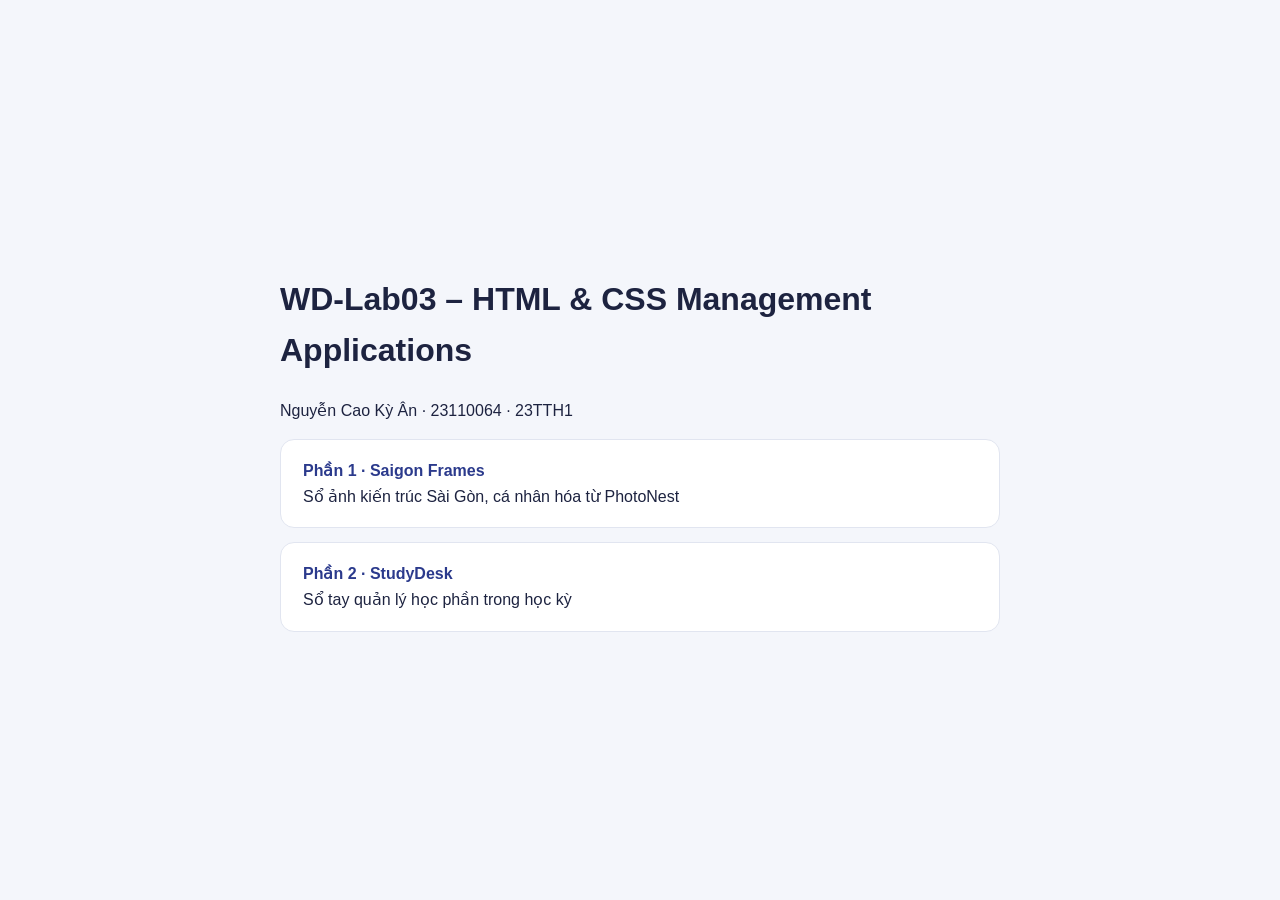
<file: index.html>
<!DOCTYPE html>
<html lang="vi">
<head>
  <meta charset="utf-8">
  <meta name="viewport" content="width=device-width, initial-scale=1">
  <title>WD-Lab03 | Nguyễn Cao Kỳ Ân</title>
  <style>
    body { margin: 0; min-height: 100vh; display: grid; place-items: center; background: #f4f6fb; font: 16px/1.6 "Segoe UI", Arial, sans-serif; color: #1d2340; }
    main { width: min(720px, 100% - 32px); }
    ul { list-style: none; padding: 0; display: grid; gap: 14px; }
    a { display: block; padding: 18px 22px; background: #fff; border: 1px solid #e1e5f0; border-radius: 14px; text-decoration: none; color: inherit; }
    a:hover { border-color: #2b3a8c; }
    b { color: #2b3a8c; }
  </style>
</head>
<body>
  <main>
    <h1>WD-Lab03 – HTML &amp; CSS Management Applications</h1>
    <p>Nguyễn Cao Kỳ Ân · 23110064 · 23TTH1</p>
    <ul>
      <li><a href="phan1-saigon-frames/index.html"><b>Phần 1 · Saigon Frames</b><br>Sổ ảnh kiến trúc Sài Gòn, cá nhân hóa từ PhotoNest</a></li>
      <li><a href="phan2-studydesk/index.html"><b>Phần 2 · StudyDesk</b><br>Sổ tay quản lý học phần trong học kỳ</a></li>
    </ul>
  </main>
</body>
</html>
</file>
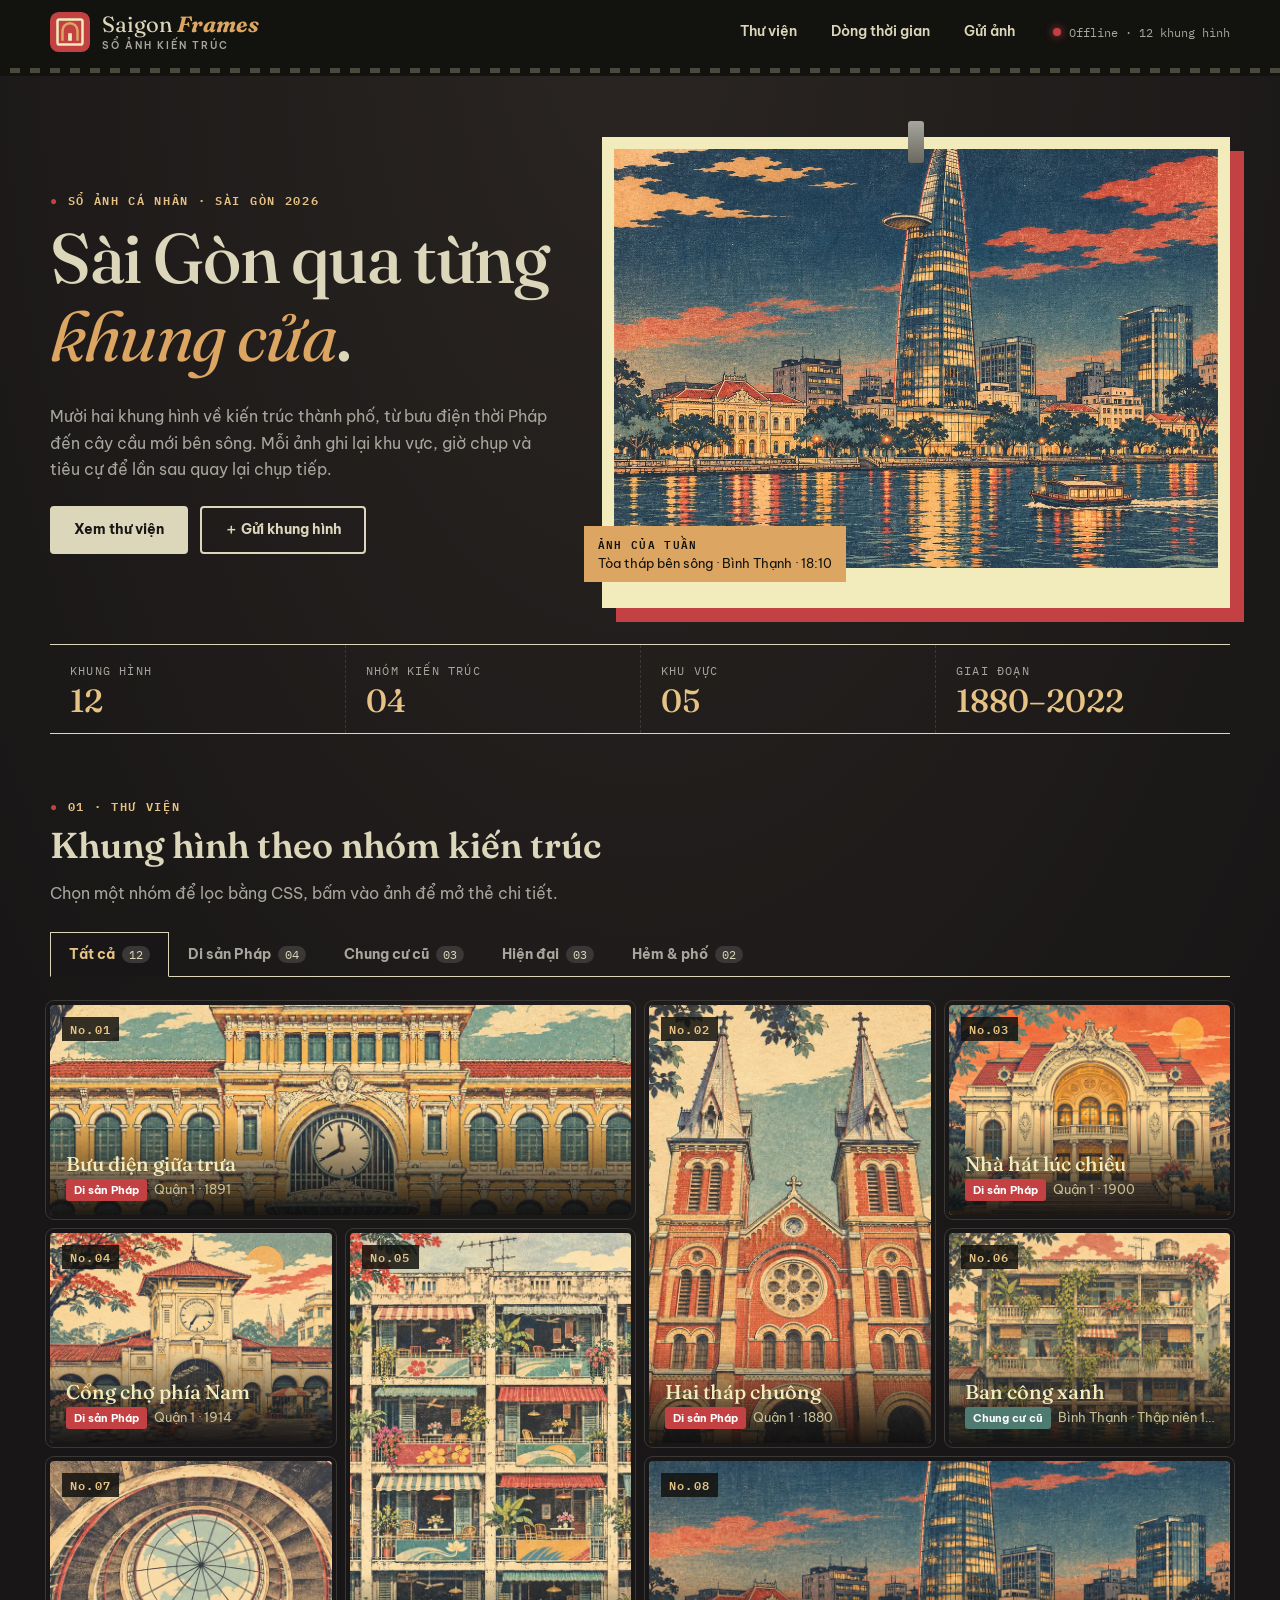
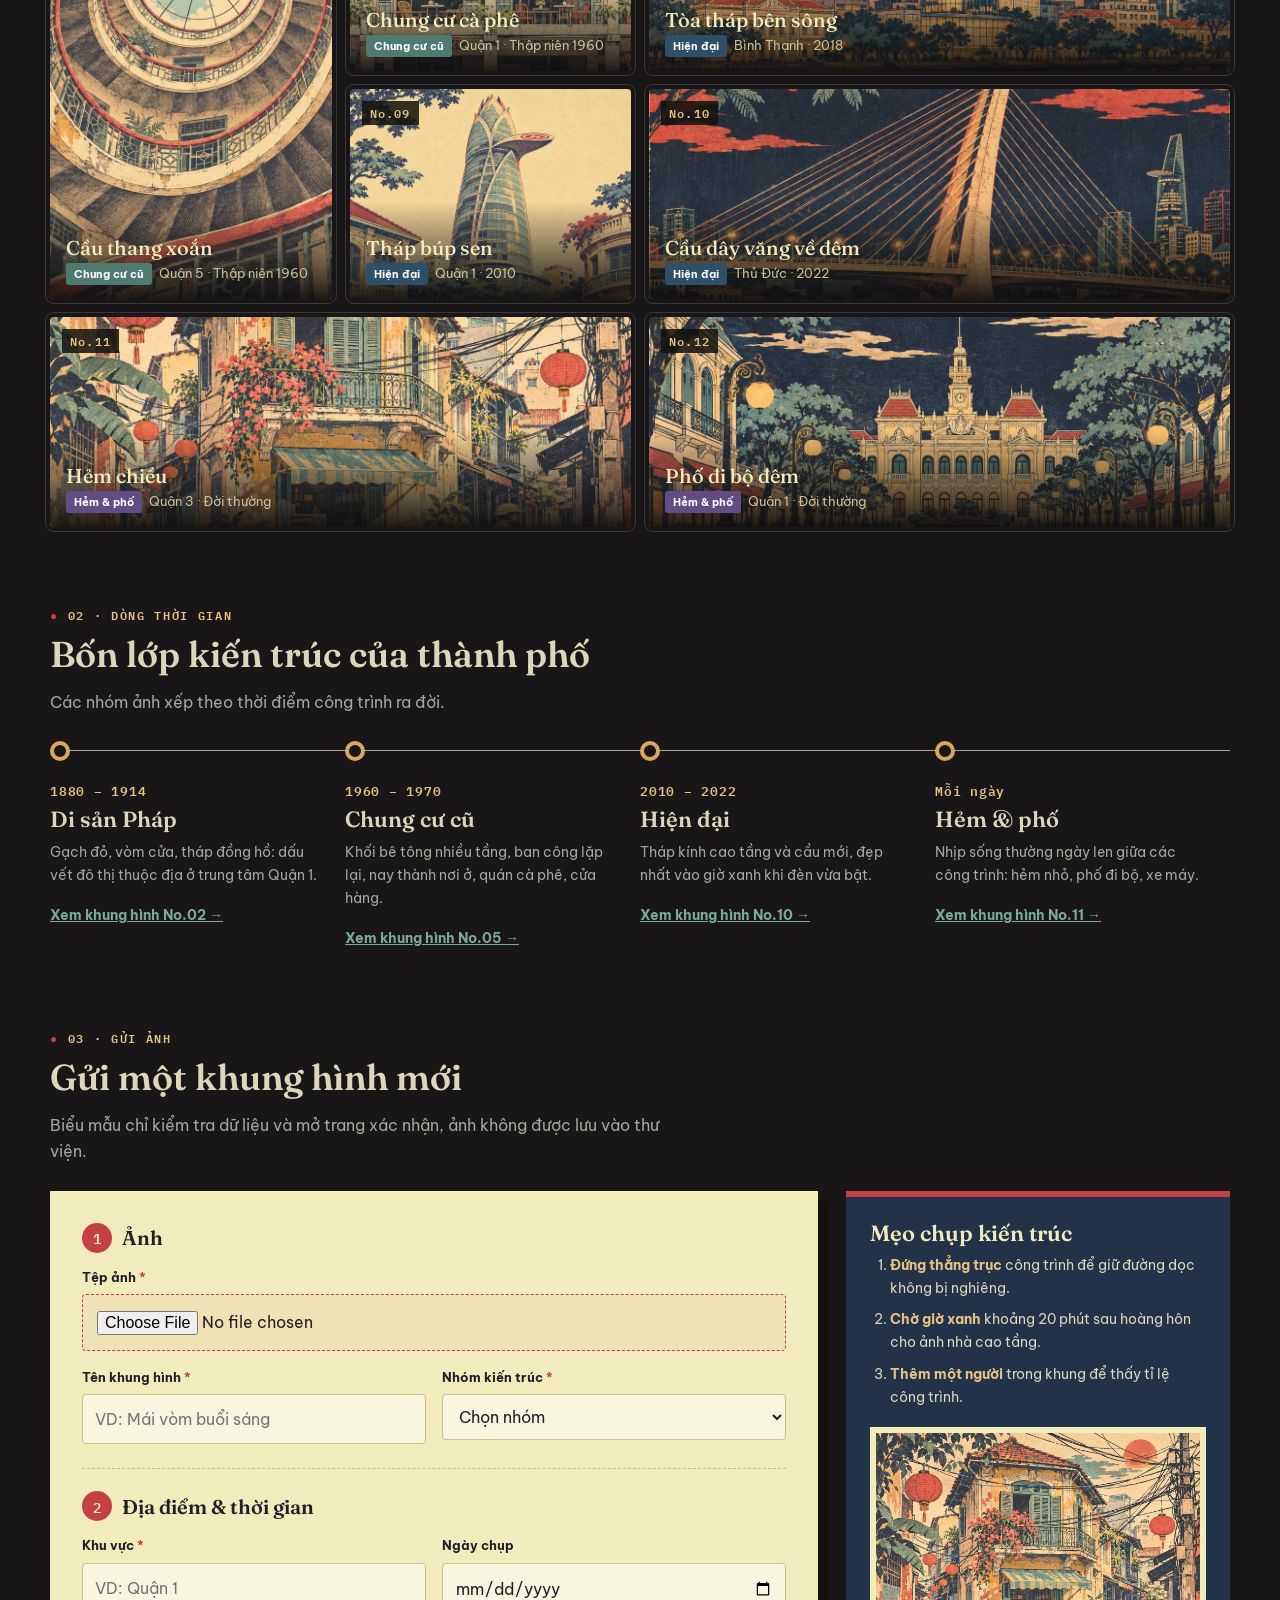
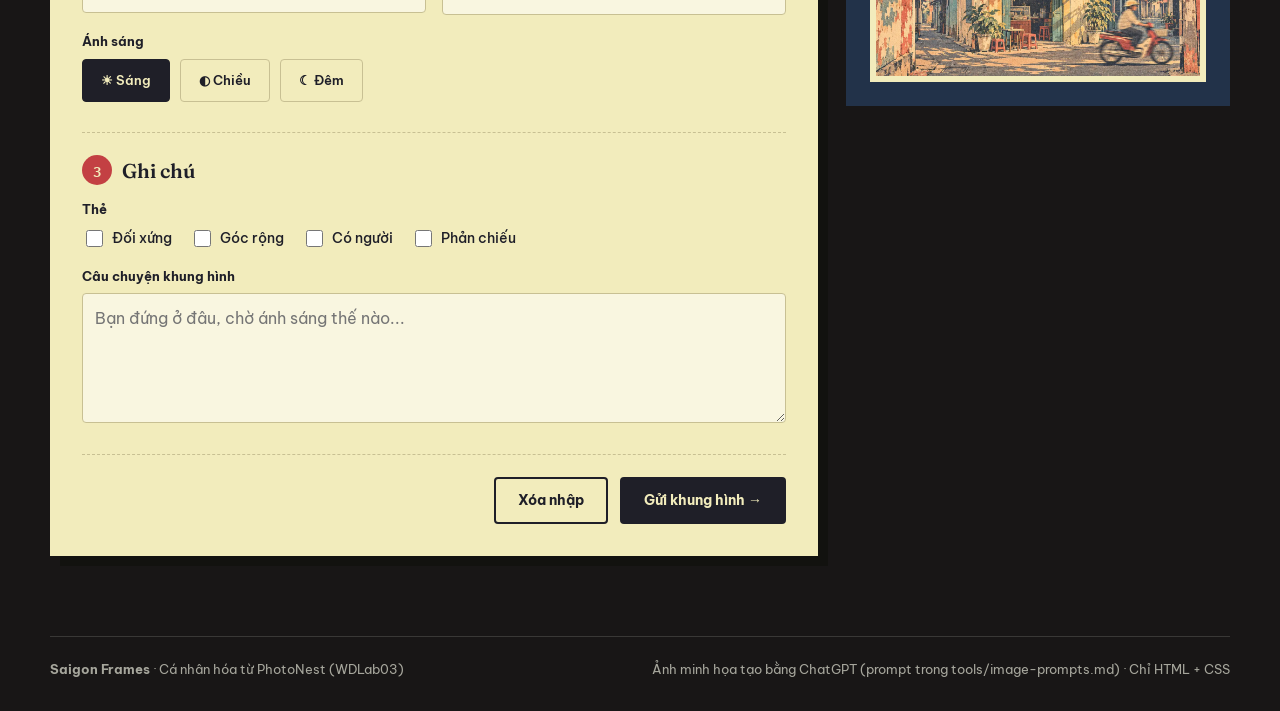
<file: phan1-saigon-frames/index.html>
<!DOCTYPE html>
<html lang="vi">
<head>
  <meta charset="utf-8">
  <meta name="viewport" content="width=device-width, initial-scale=1">
  <meta name="description" content="Saigon Frames – sổ ảnh kiến trúc Sài Gòn, cá nhân hóa từ PhotoNest (WDLab03).">
  <title>Saigon Frames | Sổ ảnh kiến trúc Sài Gòn</title>
  <link rel="icon" href="assets/logo.svg" type="image/svg+xml">
  <link rel="stylesheet" href="assets/fonts/fonts.css">
  <link rel="stylesheet" href="styles.css">
</head>
<body>
  <a class="skip-link" href="#thu-vien">Bỏ qua, đến thư viện ảnh</a>

  <header class="site-header">
    <a class="brand" href="index.html">
      <img src="assets/logo.svg" alt="" width="40" height="40">
      <span>Saigon <b>Frames</b><small>Sổ ảnh kiến trúc</small></span>
    </a>
    <nav class="main-nav" aria-label="Điều hướng chính">
      <a href="#thu-vien">Thư viện</a>
      <a href="#dong-thoi-gian">Dòng thời gian</a>
      <a href="#gui-anh">Gửi ảnh</a>
    </nav>
    <p class="header-meta"><span class="dot"></span> Offline · 12 khung hình</p>
  </header>

  <main id="noi-dung">
    <section class="hero" aria-labelledby="hero-title">
      <div class="hero-copy">
        <p class="overline">Sổ ảnh cá nhân · Sài Gòn 2026</p>
        <h1 id="hero-title">Sài Gòn qua từng <em>khung cửa</em>.</h1>
        <p>Mười hai khung hình về kiến trúc thành phố, từ bưu điện thời Pháp đến cây cầu mới bên sông. Mỗi ảnh ghi lại khu vực, giờ chụp và tiêu cự để lần sau quay lại chụp tiếp.</p>
        <div class="hero-actions">
          <a class="btn btn-primary" href="#thu-vien">Xem thư viện</a>
          <a class="btn btn-ghost" href="#gui-anh">＋ Gửi khung hình</a>
        </div>
      </div>
      <figure class="hero-feature">
        <a href="#photo-08"><img src="assets/photos/thap-ben-song.webp" alt="Tòa tháp bên sông lúc giờ xanh" width="800" height="600"></a>
        <figcaption><b>Ảnh của tuần</b> Tòa tháp bên sông · Bình Thạnh · 18:10</figcaption>
      </figure>
    </section>

    <dl class="stats-ribbon" aria-label="Tổng quan sổ ảnh">
      <div><dt>Khung hình</dt><dd>12</dd></div>
      <div><dt>Nhóm kiến trúc</dt><dd>04</dd></div>
      <div><dt>Khu vực</dt><dd>05</dd></div>
      <div><dt>Giai đoạn</dt><dd>1880–2022</dd></div>
    </dl>

    <section class="library" id="thu-vien" aria-labelledby="lib-title">
      <div class="section-head">
        <p class="overline">01 · Thư viện</p>
        <h2 id="lib-title">Khung hình theo nhóm kiến trúc</h2>
        <p>Chọn một nhóm để lọc bằng CSS, bấm vào ảnh để mở thẻ chi tiết.</p>
      </div>
      <div class="filter-scope">
        <input class="filter-input" type="radio" name="loc" id="loc-all" checked>
        <input class="filter-input" type="radio" name="loc" id="loc-di-san">
        <input class="filter-input" type="radio" name="loc" id="loc-chung-cu">
        <input class="filter-input" type="radio" name="loc" id="loc-hien-dai">
        <input class="filter-input" type="radio" name="loc" id="loc-hem-pho">
        <div class="filter-tabs" role="group" aria-label="Lọc theo nhóm kiến trúc">
          <label for="loc-all">Tất cả <span>12</span></label>
          <label for="loc-di-san">Di sản Pháp <span>04</span></label>
          <label for="loc-chung-cu">Chung cư cũ <span>03</span></label>
          <label for="loc-hien-dai">Hiện đại <span>03</span></label>
          <label for="loc-hem-pho">Hẻm &amp; phố <span>02</span></label>
        </div>
        <div class="photo-grid">
          <article class="photo-card cat-di-san photo-card--wide">
            <a class="photo-link" href="#photo-01" aria-label="Xem chi tiết Bưu điện giữa trưa">
              <img src="assets/photos/buu-dien.webp" alt="Bưu điện giữa trưa – minh họa lấy cảm hứng từ Bưu điện Thành phố" width="800" height="600" loading="lazy">
              <span class="photo-no">No.01</span>
            </a>
            <div class="photo-info">
              <h3>Bưu điện giữa trưa</h3>
              <p><span class="chip chip-di-san">Di sản Pháp</span> Quận 1 · 1891</p>
            </div>
          </article>
          <article class="photo-card cat-di-san photo-card--tall">
            <a class="photo-link" href="#photo-02" aria-label="Xem chi tiết Hai tháp chuông">
              <img src="assets/photos/hai-thap-chuong.webp" alt="Hai tháp chuông – minh họa lấy cảm hứng từ Nhà thờ Đức Bà" width="800" height="600" loading="lazy">
              <span class="photo-no">No.02</span>
            </a>
            <div class="photo-info">
              <h3>Hai tháp chuông</h3>
              <p><span class="chip chip-di-san">Di sản Pháp</span> Quận 1 · 1880</p>
            </div>
          </article>
          <article class="photo-card cat-di-san">
            <a class="photo-link" href="#photo-03" aria-label="Xem chi tiết Nhà hát lúc chiều">
              <img src="assets/photos/nha-hat.webp" alt="Nhà hát lúc chiều – minh họa lấy cảm hứng từ Nhà hát Thành phố" width="800" height="600" loading="lazy">
              <span class="photo-no">No.03</span>
            </a>
            <div class="photo-info">
              <h3>Nhà hát lúc chiều</h3>
              <p><span class="chip chip-di-san">Di sản Pháp</span> Quận 1 · 1900</p>
            </div>
          </article>
          <article class="photo-card cat-di-san">
            <a class="photo-link" href="#photo-04" aria-label="Xem chi tiết Cổng chợ phía Nam">
              <img src="assets/photos/cong-cho.webp" alt="Cổng chợ phía Nam – minh họa lấy cảm hứng từ Chợ Bến Thành" width="800" height="600" loading="lazy">
              <span class="photo-no">No.04</span>
            </a>
            <div class="photo-info">
              <h3>Cổng chợ phía Nam</h3>
              <p><span class="chip chip-di-san">Di sản Pháp</span> Quận 1 · 1914</p>
            </div>
          </article>
          <article class="photo-card cat-chung-cu photo-card--tall">
            <a class="photo-link" href="#photo-05" aria-label="Xem chi tiết Chung cư cà phê">
              <img src="assets/photos/chung-cu-ca-phe.webp" alt="Chung cư cà phê – minh họa lấy cảm hứng từ Chung cư 42 Nguyễn Huệ" width="800" height="600" loading="lazy">
              <span class="photo-no">No.05</span>
            </a>
            <div class="photo-info">
              <h3>Chung cư cà phê</h3>
              <p><span class="chip chip-chung-cu">Chung cư cũ</span> Quận 1 · Thập niên 1960</p>
            </div>
          </article>
          <article class="photo-card cat-chung-cu">
            <a class="photo-link" href="#photo-06" aria-label="Xem chi tiết Ban công xanh">
              <img src="assets/photos/ban-cong-xanh.webp" alt="Ban công xanh – minh họa lấy cảm hứng từ Chung cư cũ ven kênh" width="800" height="600" loading="lazy">
              <span class="photo-no">No.06</span>
            </a>
            <div class="photo-info">
              <h3>Ban công xanh</h3>
              <p><span class="chip chip-chung-cu">Chung cư cũ</span> Bình Thạnh · Thập niên 1970</p>
            </div>
          </article>
          <article class="photo-card cat-chung-cu photo-card--tall">
            <a class="photo-link" href="#photo-07" aria-label="Xem chi tiết Cầu thang xoắn">
              <img src="assets/photos/cau-thang-xoan.webp" alt="Cầu thang xoắn – minh họa lấy cảm hứng từ Chung cư cũ Chợ Lớn" width="800" height="600" loading="lazy">
              <span class="photo-no">No.07</span>
            </a>
            <div class="photo-info">
              <h3>Cầu thang xoắn</h3>
              <p><span class="chip chip-chung-cu">Chung cư cũ</span> Quận 5 · Thập niên 1960</p>
            </div>
          </article>
          <article class="photo-card cat-hien-dai photo-card--wide">
            <a class="photo-link" href="#photo-08" aria-label="Xem chi tiết Tòa tháp bên sông">
              <img src="assets/photos/thap-ben-song.webp" alt="Tòa tháp bên sông – minh họa lấy cảm hứng từ Tòa tháp ven sông Sài Gòn" width="800" height="600" loading="lazy">
              <span class="photo-no">No.08</span>
            </a>
            <div class="photo-info">
              <h3>Tòa tháp bên sông</h3>
              <p><span class="chip chip-hien-dai">Hiện đại</span> Bình Thạnh · 2018</p>
            </div>
          </article>
          <article class="photo-card cat-hien-dai">
            <a class="photo-link" href="#photo-09" aria-label="Xem chi tiết Tháp búp sen">
              <img src="assets/photos/thap-bup-sen.webp" alt="Tháp búp sen – minh họa lấy cảm hứng từ Tòa tháp hình búp sen" width="800" height="600" loading="lazy">
              <span class="photo-no">No.09</span>
            </a>
            <div class="photo-info">
              <h3>Tháp búp sen</h3>
              <p><span class="chip chip-hien-dai">Hiện đại</span> Quận 1 · 2010</p>
            </div>
          </article>
          <article class="photo-card cat-hien-dai photo-card--wide">
            <a class="photo-link" href="#photo-10" aria-label="Xem chi tiết Cầu dây văng về đêm">
              <img src="assets/photos/cau-day-vang.webp" alt="Cầu dây văng về đêm – minh họa lấy cảm hứng từ Cầu Ba Son" width="800" height="600" loading="lazy">
              <span class="photo-no">No.10</span>
            </a>
            <div class="photo-info">
              <h3>Cầu dây văng về đêm</h3>
              <p><span class="chip chip-hien-dai">Hiện đại</span> Thủ Đức · 2022</p>
            </div>
          </article>
          <article class="photo-card cat-hem-pho photo-card--wide">
            <a class="photo-link" href="#photo-11" aria-label="Xem chi tiết Hẻm chiều">
              <img src="assets/photos/hem-chieu.webp" alt="Hẻm chiều – minh họa lấy cảm hứng từ Hẻm nhỏ Quận 3" width="800" height="600" loading="lazy">
              <span class="photo-no">No.11</span>
            </a>
            <div class="photo-info">
              <h3>Hẻm chiều</h3>
              <p><span class="chip chip-hem-pho">Hẻm &amp; phố</span> Quận 3 · Đời thường</p>
            </div>
          </article>
          <article class="photo-card cat-hem-pho photo-card--wide">
            <a class="photo-link" href="#photo-12" aria-label="Xem chi tiết Phố đi bộ đêm">
              <img src="assets/photos/pho-di-bo.webp" alt="Phố đi bộ đêm – minh họa lấy cảm hứng từ Phố đi bộ Nguyễn Huệ" width="800" height="600" loading="lazy">
              <span class="photo-no">No.12</span>
            </a>
            <div class="photo-info">
              <h3>Phố đi bộ đêm</h3>
              <p><span class="chip chip-hem-pho">Hẻm &amp; phố</span> Quận 1 · Đời thường</p>
            </div>
          </article>
        </div>
      </div>
    </section>

    <section class="timeline" id="dong-thoi-gian" aria-labelledby="tl-title">
      <div class="section-head">
        <p class="overline">02 · Dòng thời gian</p>
        <h2 id="tl-title">Bốn lớp kiến trúc của thành phố</h2>
        <p>Các nhóm ảnh xếp theo thời điểm công trình ra đời.</p>
      </div>
      <ol class="era-list">
        <li class="era">
          <span class="era-time">1880 – 1914</span>
          <h3>Di sản Pháp</h3>
          <p>Gạch đỏ, vòm cửa, tháp đồng hồ: dấu vết đô thị thuộc địa ở trung tâm Quận 1.</p>
          <a href="#photo-02">Xem khung hình No.02 →</a>
        </li>
        <li class="era">
          <span class="era-time">1960 – 1970</span>
          <h3>Chung cư cũ</h3>
          <p>Khối bê tông nhiều tầng, ban công lặp lại, nay thành nơi ở, quán cà phê, cửa hàng.</p>
          <a href="#photo-05">Xem khung hình No.05 →</a>
        </li>
        <li class="era">
          <span class="era-time">2010 – 2022</span>
          <h3>Hiện đại</h3>
          <p>Tháp kính cao tầng và cầu mới, đẹp nhất vào giờ xanh khi đèn vừa bật.</p>
          <a href="#photo-10">Xem khung hình No.10 →</a>
        </li>
        <li class="era">
          <span class="era-time">Mỗi ngày</span>
          <h3>Hẻm &amp; phố</h3>
          <p>Nhịp sống thường ngày len giữa các công trình: hẻm nhỏ, phố đi bộ, xe máy.</p>
          <a href="#photo-11">Xem khung hình No.11 →</a>
        </li>
      </ol>
    </section>

    <section class="submit" id="gui-anh" aria-labelledby="form-title">
      <div class="section-head">
        <p class="overline">03 · Gửi ảnh</p>
        <h2 id="form-title">Gửi một khung hình mới</h2>
        <p>Biểu mẫu chỉ kiểm tra dữ liệu và mở trang xác nhận, ảnh không được lưu vào thư viện.</p>
      </div>
      <div class="submit-layout">
        <form class="frame-form" action="form-result.html" method="get">
          <fieldset class="step">
            <legend><span>1</span> Ảnh</legend>
            <div class="field">
              <label for="photo-file">Tệp ảnh <abbr title="bắt buộc">*</abbr></label>
              <input type="file" id="photo-file" name="photo" accept="image/*" required>
            </div>
            <div class="field-row">
              <div class="field">
                <label for="photo-title">Tên khung hình <abbr title="bắt buộc">*</abbr></label>
                <input type="text" id="photo-title" name="title" placeholder="VD: Mái vòm buổi sáng" minlength="3" maxlength="60" required>
              </div>
              <div class="field">
                <label for="photo-group">Nhóm kiến trúc <abbr title="bắt buộc">*</abbr></label>
                <select id="photo-group" name="group" required>
                  <option value="" selected disabled>Chọn nhóm</option>
                  <option value="di-san">Di sản Pháp</option>
                  <option value="chung-cu">Chung cư cũ</option>
                  <option value="hien-dai">Hiện đại</option>
                  <option value="hem-pho">Hẻm &amp; phố</option>
                </select>
              </div>
            </div>
          </fieldset>
          <fieldset class="step">
            <legend><span>2</span> Địa điểm &amp; thời gian</legend>
            <div class="field-row">
              <div class="field">
                <label for="photo-district">Khu vực <abbr title="bắt buộc">*</abbr></label>
                <input type="text" id="photo-district" name="district" list="district-list" placeholder="VD: Quận 1" required>
                <datalist id="district-list">
                  <option value="Quận 1"><option value="Quận 3"><option value="Quận 5">
                  <option value="Bình Thạnh"><option value="Thủ Đức">
                </datalist>
              </div>
              <div class="field">
                <label for="photo-date">Ngày chụp</label>
                <input type="date" id="photo-date" name="date" min="2020-01-01" max="2026-12-31">
              </div>
            </div>
            <div class="field">
              <span class="field-label" id="light-label">Ánh sáng</span>
              <div class="choice-cards" role="radiogroup" aria-labelledby="light-label">
                <label class="choice"><input type="radio" name="light" value="sang" checked><span>☀ Sáng</span></label>
                <label class="choice"><input type="radio" name="light" value="chieu"><span>◐ Chiều</span></label>
                <label class="choice"><input type="radio" name="light" value="dem"><span>☾ Đêm</span></label>
              </div>
            </div>
          </fieldset>
          <fieldset class="step">
            <legend><span>3</span> Ghi chú</legend>
            <div class="field">
              <span class="field-label" id="tag-label">Thẻ</span>
              <div class="tag-boxes" role="group" aria-labelledby="tag-label">
                <label><input type="checkbox" name="tag" value="doi-xung"> Đối xứng</label>
                <label><input type="checkbox" name="tag" value="goc-rong"> Góc rộng</label>
                <label><input type="checkbox" name="tag" value="nguoi"> Có người</label>
                <label><input type="checkbox" name="tag" value="phan-chieu"> Phản chiếu</label>
              </div>
            </div>
            <div class="field">
              <label for="photo-note">Câu chuyện khung hình</label>
              <textarea id="photo-note" name="note" rows="4" maxlength="400" placeholder="Bạn đứng ở đâu, chờ ánh sáng thế nào..."></textarea>
            </div>
          </fieldset>
          <div class="form-actions">
            <button class="btn btn-ghost" type="reset">Xóa nhập</button>
            <button class="btn btn-primary" type="submit">Gửi khung hình →</button>
          </div>
        </form>
        <aside class="tips" aria-labelledby="tips-title">
          <h3 id="tips-title">Mẹo chụp kiến trúc</h3>
          <ol>
            <li><b>Đứng thẳng trục</b> công trình để giữ đường dọc không bị nghiêng.</li>
            <li><b>Chờ giờ xanh</b> khoảng 20 phút sau hoàng hôn cho ảnh nhà cao tầng.</li>
            <li><b>Thêm một người</b> trong khung để thấy tỉ lệ công trình.</li>
          </ol>
          <img src="assets/photos/hem-chieu.webp" alt="Hẻm chiều với đèn lồng đỏ" width="800" height="600" loading="lazy">
        </aside>
      </div>
    </section>
  </main>

  <footer class="site-footer">
    <p><b>Saigon Frames</b> · Cá nhân hóa từ PhotoNest (WDLab03)</p>
    <p>Ảnh minh họa tạo bằng ChatGPT (prompt trong tools/image-prompts.md) · Chỉ HTML + CSS</p>
  </footer>

  <section class="lightbox" id="photo-01" aria-labelledby="lb-title-01">
    <a class="lightbox-shade" href="#thu-vien" aria-label="Đóng chi tiết"></a>
    <div class="lightbox-window">
      <figure class="lightbox-photo">
        <img src="assets/photos/buu-dien.webp" alt="Bưu điện giữa trưa – minh họa lấy cảm hứng từ Bưu điện Thành phố">
      </figure>
      <div class="lightbox-panel">
        <a class="lightbox-close" href="#thu-vien" aria-label="Đóng">×</a>
        <p class="overline">Khung hình No.01 · Di sản Pháp</p>
        <h2 id="lb-title-01">Bưu điện giữa trưa</h2>
        <p class="lightbox-desc">Mặt tiền vàng với hàng vòm cửa đều nhau và chiếc đồng hồ ở trung tâm, chụp thẳng trục để giữ đối xứng.</p>
        <dl class="spec-list">
          <dt>Cảm hứng</dt><dd>Bưu điện Thành phố</dd>
          <dt>Khu vực</dt><dd>Quận 1</dd>
          <dt>Công trình</dt><dd>1891</dd>
          <dt>Giờ chụp</dt><dd>11:40</dd>
          <dt>Tiêu cự</dt><dd>24 mm</dd>
        </dl>
        <div class="lightbox-actions">
          <a class="btn btn-ghost" href="#photo-12" aria-label="Ảnh trước">←</a>
          <a class="btn btn-primary" href="assets/photos/buu-dien.webp" download="buu-dien.webp">↓ Tải ảnh</a>
          <a class="btn btn-ghost" href="#photo-02" aria-label="Ảnh sau">→</a>
        </div>
      </div>
    </div>
  </section>
  <section class="lightbox" id="photo-02" aria-labelledby="lb-title-02">
    <a class="lightbox-shade" href="#thu-vien" aria-label="Đóng chi tiết"></a>
    <div class="lightbox-window">
      <figure class="lightbox-photo">
        <img src="assets/photos/hai-thap-chuong.webp" alt="Hai tháp chuông – minh họa lấy cảm hứng từ Nhà thờ Đức Bà">
      </figure>
      <div class="lightbox-panel">
        <a class="lightbox-close" href="#thu-vien" aria-label="Đóng">×</a>
        <p class="overline">Khung hình No.02 · Di sản Pháp</p>
        <h2 id="lb-title-02">Hai tháp chuông</h2>
        <p class="lightbox-desc">Gạch đỏ và hai tháp chuông nhọn trong nắng sớm, đặt máy thấp để tháp vươn cao trong khung dọc.</p>
        <dl class="spec-list">
          <dt>Cảm hứng</dt><dd>Nhà thờ Đức Bà</dd>
          <dt>Khu vực</dt><dd>Quận 1</dd>
          <dt>Công trình</dt><dd>1880</dd>
          <dt>Giờ chụp</dt><dd>06:30</dd>
          <dt>Tiêu cự</dt><dd>35 mm</dd>
        </dl>
        <div class="lightbox-actions">
          <a class="btn btn-ghost" href="#photo-01" aria-label="Ảnh trước">←</a>
          <a class="btn btn-primary" href="assets/photos/hai-thap-chuong.webp" download="hai-thap-chuong.webp">↓ Tải ảnh</a>
          <a class="btn btn-ghost" href="#photo-03" aria-label="Ảnh sau">→</a>
        </div>
      </div>
    </div>
  </section>
  <section class="lightbox" id="photo-03" aria-labelledby="lb-title-03">
    <a class="lightbox-shade" href="#thu-vien" aria-label="Đóng chi tiết"></a>
    <div class="lightbox-window">
      <figure class="lightbox-photo">
        <img src="assets/photos/nha-hat.webp" alt="Nhà hát lúc chiều – minh họa lấy cảm hứng từ Nhà hát Thành phố">
      </figure>
      <div class="lightbox-panel">
        <a class="lightbox-close" href="#thu-vien" aria-label="Đóng">×</a>
        <p class="overline">Khung hình No.03 · Di sản Pháp</p>
        <h2 id="lb-title-03">Nhà hát lúc chiều</h2>
        <p class="lightbox-desc">Vòm cửa chính sáng đèn vàng khi trời chuyển cam, bậc thềm dẫn mắt vào trung tâm khung hình.</p>
        <dl class="spec-list">
          <dt>Cảm hứng</dt><dd>Nhà hát Thành phố</dd>
          <dt>Khu vực</dt><dd>Quận 1</dd>
          <dt>Công trình</dt><dd>1900</dd>
          <dt>Giờ chụp</dt><dd>17:20</dd>
          <dt>Tiêu cự</dt><dd>28 mm</dd>
        </dl>
        <div class="lightbox-actions">
          <a class="btn btn-ghost" href="#photo-02" aria-label="Ảnh trước">←</a>
          <a class="btn btn-primary" href="assets/photos/nha-hat.webp" download="nha-hat.webp">↓ Tải ảnh</a>
          <a class="btn btn-ghost" href="#photo-04" aria-label="Ảnh sau">→</a>
        </div>
      </div>
    </div>
  </section>
  <section class="lightbox" id="photo-04" aria-labelledby="lb-title-04">
    <a class="lightbox-shade" href="#thu-vien" aria-label="Đóng chi tiết"></a>
    <div class="lightbox-window">
      <figure class="lightbox-photo">
        <img src="assets/photos/cong-cho.webp" alt="Cổng chợ phía Nam – minh họa lấy cảm hứng từ Chợ Bến Thành">
      </figure>
      <div class="lightbox-panel">
        <a class="lightbox-close" href="#thu-vien" aria-label="Đóng">×</a>
        <p class="overline">Khung hình No.04 · Di sản Pháp</p>
        <h2 id="lb-title-04">Cổng chợ phía Nam</h2>
        <p class="lightbox-desc">Tháp đồng hồ của cổng chợ và dòng xe máy buổi sáng, thể hiện nhịp sống quanh công trình cũ.</p>
        <dl class="spec-list">
          <dt>Cảm hứng</dt><dd>Chợ Bến Thành</dd>
          <dt>Khu vực</dt><dd>Quận 1</dd>
          <dt>Công trình</dt><dd>1914</dd>
          <dt>Giờ chụp</dt><dd>07:15</dd>
          <dt>Tiêu cự</dt><dd>24 mm</dd>
        </dl>
        <div class="lightbox-actions">
          <a class="btn btn-ghost" href="#photo-03" aria-label="Ảnh trước">←</a>
          <a class="btn btn-primary" href="assets/photos/cong-cho.webp" download="cong-cho.webp">↓ Tải ảnh</a>
          <a class="btn btn-ghost" href="#photo-05" aria-label="Ảnh sau">→</a>
        </div>
      </div>
    </div>
  </section>
  <section class="lightbox" id="photo-05" aria-labelledby="lb-title-05">
    <a class="lightbox-shade" href="#thu-vien" aria-label="Đóng chi tiết"></a>
    <div class="lightbox-window">
      <figure class="lightbox-photo">
        <img src="assets/photos/chung-cu-ca-phe.webp" alt="Chung cư cà phê – minh họa lấy cảm hứng từ Chung cư 42 Nguyễn Huệ">
      </figure>
      <div class="lightbox-panel">
        <a class="lightbox-close" href="#thu-vien" aria-label="Đóng">×</a>
        <p class="overline">Khung hình No.05 · Chung cư cũ</p>
        <h2 id="lb-title-05">Chung cư cà phê</h2>
        <p class="lightbox-desc">Mỗi ô ban công là một quán nhỏ với biển hiệu nhiều màu, chụp chính diện để thấy nhịp lặp của các tầng.</p>
        <dl class="spec-list">
          <dt>Cảm hứng</dt><dd>Chung cư 42 Nguyễn Huệ</dd>
          <dt>Khu vực</dt><dd>Quận 1</dd>
          <dt>Công trình</dt><dd>Thập niên 1960</dd>
          <dt>Giờ chụp</dt><dd>08:00</dd>
          <dt>Tiêu cự</dt><dd>50 mm</dd>
        </dl>
        <div class="lightbox-actions">
          <a class="btn btn-ghost" href="#photo-04" aria-label="Ảnh trước">←</a>
          <a class="btn btn-primary" href="assets/photos/chung-cu-ca-phe.webp" download="chung-cu-ca-phe.webp">↓ Tải ảnh</a>
          <a class="btn btn-ghost" href="#photo-06" aria-label="Ảnh sau">→</a>
        </div>
      </div>
    </div>
  </section>
  <section class="lightbox" id="photo-06" aria-labelledby="lb-title-06">
    <a class="lightbox-shade" href="#thu-vien" aria-label="Đóng chi tiết"></a>
    <div class="lightbox-window">
      <figure class="lightbox-photo">
        <img src="assets/photos/ban-cong-xanh.webp" alt="Ban công xanh – minh họa lấy cảm hứng từ Chung cư cũ ven kênh">
      </figure>
      <div class="lightbox-panel">
        <a class="lightbox-close" href="#thu-vien" aria-label="Đóng">×</a>
        <p class="overline">Khung hình No.06 · Chung cư cũ</p>
        <h2 id="lb-title-06">Ban công xanh</h2>
        <p class="lightbox-desc">Cây xanh mọc từ những ban công cũ làm mềm khối bê tông, màu tường xanh xám dịu mắt.</p>
        <dl class="spec-list">
          <dt>Cảm hứng</dt><dd>Chung cư cũ ven kênh</dd>
          <dt>Khu vực</dt><dd>Bình Thạnh</dd>
          <dt>Công trình</dt><dd>Thập niên 1970</dd>
          <dt>Giờ chụp</dt><dd>10:10</dd>
          <dt>Tiêu cự</dt><dd>35 mm</dd>
        </dl>
        <div class="lightbox-actions">
          <a class="btn btn-ghost" href="#photo-05" aria-label="Ảnh trước">←</a>
          <a class="btn btn-primary" href="assets/photos/ban-cong-xanh.webp" download="ban-cong-xanh.webp">↓ Tải ảnh</a>
          <a class="btn btn-ghost" href="#photo-07" aria-label="Ảnh sau">→</a>
        </div>
      </div>
    </div>
  </section>
  <section class="lightbox" id="photo-07" aria-labelledby="lb-title-07">
    <a class="lightbox-shade" href="#thu-vien" aria-label="Đóng chi tiết"></a>
    <div class="lightbox-window">
      <figure class="lightbox-photo">
        <img src="assets/photos/cau-thang-xoan.webp" alt="Cầu thang xoắn – minh họa lấy cảm hứng từ Chung cư cũ Chợ Lớn">
      </figure>
      <div class="lightbox-panel">
        <a class="lightbox-close" href="#thu-vien" aria-label="Đóng">×</a>
        <p class="overline">Khung hình No.07 · Chung cư cũ</p>
        <h2 id="lb-title-07">Cầu thang xoắn</h2>
        <p class="lightbox-desc">Góc nhìn từ dưới lên giếng trời, các bậc cầu thang xếp thành nhịp cong như vân gỗ.</p>
        <dl class="spec-list">
          <dt>Cảm hứng</dt><dd>Chung cư cũ Chợ Lớn</dd>
          <dt>Khu vực</dt><dd>Quận 5</dd>
          <dt>Công trình</dt><dd>Thập niên 1960</dd>
          <dt>Giờ chụp</dt><dd>09:30</dd>
          <dt>Tiêu cự</dt><dd>16 mm</dd>
        </dl>
        <div class="lightbox-actions">
          <a class="btn btn-ghost" href="#photo-06" aria-label="Ảnh trước">←</a>
          <a class="btn btn-primary" href="assets/photos/cau-thang-xoan.webp" download="cau-thang-xoan.webp">↓ Tải ảnh</a>
          <a class="btn btn-ghost" href="#photo-08" aria-label="Ảnh sau">→</a>
        </div>
      </div>
    </div>
  </section>
  <section class="lightbox" id="photo-08" aria-labelledby="lb-title-08">
    <a class="lightbox-shade" href="#thu-vien" aria-label="Đóng chi tiết"></a>
    <div class="lightbox-window">
      <figure class="lightbox-photo">
        <img src="assets/photos/thap-ben-song.webp" alt="Tòa tháp bên sông – minh họa lấy cảm hứng từ Tòa tháp ven sông Sài Gòn">
      </figure>
      <div class="lightbox-panel">
        <a class="lightbox-close" href="#thu-vien" aria-label="Đóng">×</a>
        <p class="overline">Khung hình No.08 · Hiện đại</p>
        <h2 id="lb-title-08">Tòa tháp bên sông</h2>
        <p class="lightbox-desc">Giờ xanh sau hoàng hôn, ánh đèn từ các tầng phản chiếu xuống mặt sông thành vệt dài.</p>
        <dl class="spec-list">
          <dt>Cảm hứng</dt><dd>Tòa tháp ven sông Sài Gòn</dd>
          <dt>Khu vực</dt><dd>Bình Thạnh</dd>
          <dt>Công trình</dt><dd>2018</dd>
          <dt>Giờ chụp</dt><dd>18:10</dd>
          <dt>Tiêu cự</dt><dd>70 mm</dd>
        </dl>
        <div class="lightbox-actions">
          <a class="btn btn-ghost" href="#photo-07" aria-label="Ảnh trước">←</a>
          <a class="btn btn-primary" href="assets/photos/thap-ben-song.webp" download="thap-ben-song.webp">↓ Tải ảnh</a>
          <a class="btn btn-ghost" href="#photo-09" aria-label="Ảnh sau">→</a>
        </div>
      </div>
    </div>
  </section>
  <section class="lightbox" id="photo-09" aria-labelledby="lb-title-09">
    <a class="lightbox-shade" href="#thu-vien" aria-label="Đóng chi tiết"></a>
    <div class="lightbox-window">
      <figure class="lightbox-photo">
        <img src="assets/photos/thap-bup-sen.webp" alt="Tháp búp sen – minh họa lấy cảm hứng từ Tòa tháp hình búp sen">
      </figure>
      <div class="lightbox-panel">
        <a class="lightbox-close" href="#thu-vien" aria-label="Đóng">×</a>
        <p class="overline">Khung hình No.09 · Hiện đại</p>
        <h2 id="lb-title-09">Tháp búp sen</h2>
        <p class="lightbox-desc">Thân tháp thon dần lên đỉnh, sân đỗ trực thăng nhô ra như một cánh hoa trên nền trời trong.</p>
        <dl class="spec-list">
          <dt>Cảm hứng</dt><dd>Tòa tháp hình búp sen</dd>
          <dt>Khu vực</dt><dd>Quận 1</dd>
          <dt>Công trình</dt><dd>2010</dd>
          <dt>Giờ chụp</dt><dd>12:00</dd>
          <dt>Tiêu cự</dt><dd>35 mm</dd>
        </dl>
        <div class="lightbox-actions">
          <a class="btn btn-ghost" href="#photo-08" aria-label="Ảnh trước">←</a>
          <a class="btn btn-primary" href="assets/photos/thap-bup-sen.webp" download="thap-bup-sen.webp">↓ Tải ảnh</a>
          <a class="btn btn-ghost" href="#photo-10" aria-label="Ảnh sau">→</a>
        </div>
      </div>
    </div>
  </section>
  <section class="lightbox" id="photo-10" aria-labelledby="lb-title-10">
    <a class="lightbox-shade" href="#thu-vien" aria-label="Đóng chi tiết"></a>
    <div class="lightbox-window">
      <figure class="lightbox-photo">
        <img src="assets/photos/cau-day-vang.webp" alt="Cầu dây văng về đêm – minh họa lấy cảm hứng từ Cầu Ba Son">
      </figure>
      <div class="lightbox-panel">
        <a class="lightbox-close" href="#thu-vien" aria-label="Đóng">×</a>
        <p class="overline">Khung hình No.10 · Hiện đại</p>
        <h2 id="lb-title-10">Cầu dây văng về đêm</h2>
        <p class="lightbox-desc">Trụ tháp một bên và các sợi cáp xòe hình quạt, đèn cầu in thành chấm vàng trên mặt nước.</p>
        <dl class="spec-list">
          <dt>Cảm hứng</dt><dd>Cầu Ba Son</dd>
          <dt>Khu vực</dt><dd>Thủ Đức</dd>
          <dt>Công trình</dt><dd>2022</dd>
          <dt>Giờ chụp</dt><dd>20:30</dd>
          <dt>Tiêu cự</dt><dd>24 mm</dd>
        </dl>
        <div class="lightbox-actions">
          <a class="btn btn-ghost" href="#photo-09" aria-label="Ảnh trước">←</a>
          <a class="btn btn-primary" href="assets/photos/cau-day-vang.webp" download="cau-day-vang.webp">↓ Tải ảnh</a>
          <a class="btn btn-ghost" href="#photo-11" aria-label="Ảnh sau">→</a>
        </div>
      </div>
    </div>
  </section>
  <section class="lightbox" id="photo-11" aria-labelledby="lb-title-11">
    <a class="lightbox-shade" href="#thu-vien" aria-label="Đóng chi tiết"></a>
    <div class="lightbox-window">
      <figure class="lightbox-photo">
        <img src="assets/photos/hem-chieu.webp" alt="Hẻm chiều – minh họa lấy cảm hứng từ Hẻm nhỏ Quận 3">
      </figure>
      <div class="lightbox-panel">
        <a class="lightbox-close" href="#thu-vien" aria-label="Đóng">×</a>
        <p class="overline">Khung hình No.11 · Hẻm &amp; phố</p>
        <h2 id="lb-title-11">Hẻm chiều</h2>
        <p class="lightbox-desc">Con hẻm hẹp với đèn lồng đỏ, dây điện chằng chịt và chiếc xe máy chạy ngang khung hình.</p>
        <dl class="spec-list">
          <dt>Cảm hứng</dt><dd>Hẻm nhỏ Quận 3</dd>
          <dt>Khu vực</dt><dd>Quận 3</dd>
          <dt>Công trình</dt><dd>Khung cảnh đời thường</dd>
          <dt>Giờ chụp</dt><dd>16:45</dd>
          <dt>Tiêu cự</dt><dd>35 mm</dd>
        </dl>
        <div class="lightbox-actions">
          <a class="btn btn-ghost" href="#photo-10" aria-label="Ảnh trước">←</a>
          <a class="btn btn-primary" href="assets/photos/hem-chieu.webp" download="hem-chieu.webp">↓ Tải ảnh</a>
          <a class="btn btn-ghost" href="#photo-12" aria-label="Ảnh sau">→</a>
        </div>
      </div>
    </div>
  </section>
  <section class="lightbox" id="photo-12" aria-labelledby="lb-title-12">
    <a class="lightbox-shade" href="#thu-vien" aria-label="Đóng chi tiết"></a>
    <div class="lightbox-window">
      <figure class="lightbox-photo">
        <img src="assets/photos/pho-di-bo.webp" alt="Phố đi bộ đêm – minh họa lấy cảm hứng từ Phố đi bộ Nguyễn Huệ">
      </figure>
      <div class="lightbox-panel">
        <a class="lightbox-close" href="#thu-vien" aria-label="Đóng">×</a>
        <p class="overline">Khung hình No.12 · Hẻm &amp; phố</p>
        <h2 id="lb-title-12">Phố đi bộ đêm</h2>
        <p class="lightbox-desc">Trục phố mở rộng về phía công trình cũ, người đi dạo thành những chấm nhỏ dưới đèn đường.</p>
        <dl class="spec-list">
          <dt>Cảm hứng</dt><dd>Phố đi bộ Nguyễn Huệ</dd>
          <dt>Khu vực</dt><dd>Quận 1</dd>
          <dt>Công trình</dt><dd>Khung cảnh đời thường</dd>
          <dt>Giờ chụp</dt><dd>21:00</dd>
          <dt>Tiêu cự</dt><dd>28 mm</dd>
        </dl>
        <div class="lightbox-actions">
          <a class="btn btn-ghost" href="#photo-11" aria-label="Ảnh trước">←</a>
          <a class="btn btn-primary" href="assets/photos/pho-di-bo.webp" download="pho-di-bo.webp">↓ Tải ảnh</a>
          <a class="btn btn-ghost" href="#photo-01" aria-label="Ảnh sau">→</a>
        </div>
      </div>
    </div>
  </section>
</body>
</html>
</file>
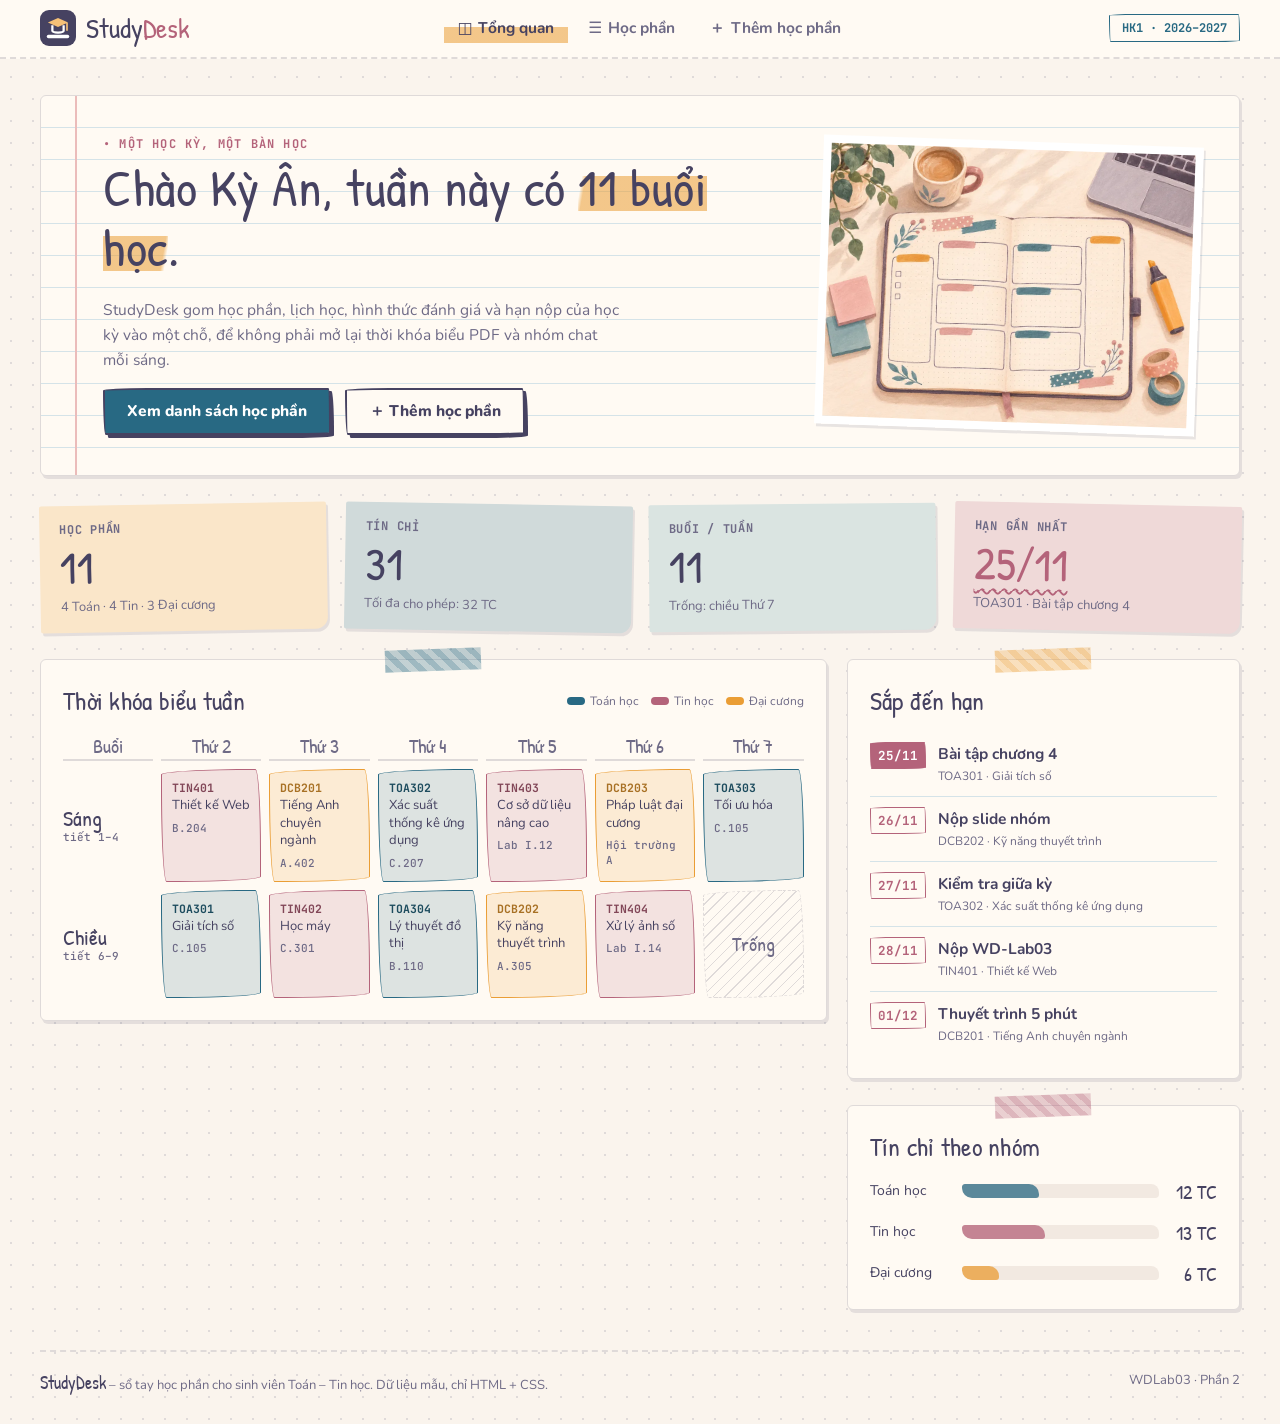
<file: phan2-studydesk/index.html>
<!DOCTYPE html>
<html lang="vi">
<head>
  <meta charset="utf-8">
  <meta name="viewport" content="width=device-width, initial-scale=1">
  <meta name="description" content="StudyDesk – sổ tay quản lý học phần trong học kỳ cho sinh viên Toán – Tin học.">
  <title>StudyDesk | Tổng quan học kỳ</title>
  <link rel="icon" href="assets/logo.svg" type="image/svg+xml">
  <link rel="stylesheet" href="assets/fonts/fonts.css">
  <link rel="stylesheet" href="css/style.css">
</head>
<body>
  <a class="skip" href="#main">Bỏ qua, đến nội dung</a>
  <header class="app-bar">
    <a class="logo" href="index.html">
      <img src="assets/logo.svg" alt="" width="36" height="36">
      <span>Study<b>Desk</b></span>
    </a>
    <nav class="tabs" aria-label="Điều hướng chính">
      <a href="index.html" aria-current="page"><span aria-hidden="true">◫</span> Tổng quan</a>
      <a href="hoc-phan.html"><span aria-hidden="true">☰</span> Học phần</a>
      <a href="dang-ky.html"><span aria-hidden="true">＋</span> Thêm học phần</a>
    </nav>
    <p class="term">HK1 · 2026–2027</p>
  </header>

  <main id="main" class="page">
    <section class="intro" aria-labelledby="intro-title">
      <div class="intro-text">
        <p class="kicker">Một học kỳ, một bàn học</p>
        <h1 id="intro-title">Chào Kỳ Ân, tuần này có <span class="hl">11 buổi học</span>.</h1>
        <p>StudyDesk gom học phần, lịch học, hình thức đánh giá và hạn nộp của học kỳ vào một chỗ, để không phải mở lại thời khóa biểu PDF và nhóm chat mỗi sáng.</p>
        <p class="intro-actions">
          <a class="button" href="hoc-phan.html">Xem danh sách học phần</a>
          <a class="button button-light" href="dang-ky.html">＋ Thêm học phần</a>
        </p>
      </div>
      <img class="intro-art" src="assets/desk.webp" alt="Minh họa bàn học với laptop, sách và lịch" width="420" height="315">
    </section>

    <section class="kpis" aria-label="Số liệu học kỳ">
      <article class="kpi"><h2>Học phần</h2><p class="kpi-num">11</p><p>4 Toán · 4 Tin · 3 Đại cương</p></article>
      <article class="kpi"><h2>Tín chỉ</h2><p class="kpi-num">31</p><p>Tối đa cho phép: 32 TC</p></article>
      <article class="kpi"><h2>Buổi / tuần</h2><p class="kpi-num">11</p><p>Trống: chiều Thứ 7</p></article>
      <article class="kpi kpi-alert"><h2>Hạn gần nhất</h2><p class="kpi-num">25/11</p><p>TOA301 · Bài tập chương 4</p></article>
    </section>

    <div class="dash">
      <section class="panel timetable" aria-labelledby="tt-title">
        <div class="panel-head">
          <h2 id="tt-title">Thời khóa biểu tuần</h2>
          <p class="legend"><span class="g-toan">Toán học</span><span class="g-tin">Tin học</span><span class="g-dc">Đại cương</span></p>
        </div>
        <div class="tt-scroll">
        <div class="tt-grid">
          <p class="tt-corner">Buổi</p>
          <p class="tt-day">Thứ 2</p>
          <p class="tt-day">Thứ 3</p>
          <p class="tt-day">Thứ 4</p>
          <p class="tt-day">Thứ 5</p>
          <p class="tt-day">Thứ 6</p>
          <p class="tt-day">Thứ 7</p>
          <p class="tt-sess">Sáng<small>tiết 1–4</small></p>
          <a class="tt-slot g-tin" href="hoc-phan.html#TIN401"><b>TIN401</b> Thiết kế Web<small>B.204</small></a>
          <a class="tt-slot g-dc" href="hoc-phan.html#DCB201"><b>DCB201</b> Tiếng Anh chuyên ngành<small>A.402</small></a>
          <a class="tt-slot g-toan" href="hoc-phan.html#TOA302"><b>TOA302</b> Xác suất thống kê ứng dụng<small>C.207</small></a>
          <a class="tt-slot g-tin" href="hoc-phan.html#TIN403"><b>TIN403</b> Cơ sở dữ liệu nâng cao<small>Lab I.12</small></a>
          <a class="tt-slot g-dc" href="hoc-phan.html#DCB203"><b>DCB203</b> Pháp luật đại cương<small>Hội trường A</small></a>
          <a class="tt-slot g-toan" href="hoc-phan.html#TOA303"><b>TOA303</b> Tối ưu hóa<small>C.105</small></a>
          <p class="tt-sess">Chiều<small>tiết 6–9</small></p>
          <a class="tt-slot g-toan" href="hoc-phan.html#TOA301"><b>TOA301</b> Giải tích số<small>C.105</small></a>
          <a class="tt-slot g-tin" href="hoc-phan.html#TIN402"><b>TIN402</b> Học máy<small>C.301</small></a>
          <a class="tt-slot g-toan" href="hoc-phan.html#TOA304"><b>TOA304</b> Lý thuyết đồ thị<small>B.110</small></a>
          <a class="tt-slot g-dc" href="hoc-phan.html#DCB202"><b>DCB202</b> Kỹ năng thuyết trình<small>A.305</small></a>
          <a class="tt-slot g-tin" href="hoc-phan.html#TIN404"><b>TIN404</b> Xử lý ảnh số<small>Lab I.14</small></a>
          <p class="tt-slot tt-free">Trống</p>
        </div>
        </div>
      </section>

      <section class="panel deadlines" aria-labelledby="dl-title">
        <div class="panel-head"><h2 id="dl-title">Sắp đến hạn</h2></div>
        <ol class="dl-list">
          <li>
            <time>25/11</time>
            <a href="hoc-phan.html#TOA301"><b>Bài tập chương 4</b><small>TOA301 · Giải tích số</small></a>
          </li>
          <li>
            <time>26/11</time>
            <a href="hoc-phan.html#DCB202"><b>Nộp slide nhóm</b><small>DCB202 · Kỹ năng thuyết trình</small></a>
          </li>
          <li>
            <time>27/11</time>
            <a href="hoc-phan.html#TOA302"><b>Kiểm tra giữa kỳ</b><small>TOA302 · Xác suất thống kê ứng dụng</small></a>
          </li>
          <li>
            <time>28/11</time>
            <a href="hoc-phan.html#TIN401"><b>Nộp WD-Lab03</b><small>TIN401 · Thiết kế Web</small></a>
          </li>
          <li>
            <time>01/12</time>
            <a href="hoc-phan.html#DCB201"><b>Thuyết trình 5 phút</b><small>DCB201 · Tiếng Anh chuyên ngành</small></a>
          </li>
        </ol>
      </section>

      <section class="panel credits" aria-labelledby="cr-title">
        <div class="panel-head"><h2 id="cr-title">Tín chỉ theo nhóm</h2></div>
        <ul class="bars">
          <li class="g-toan">
            <span>Toán học</span>
            <span class="bar"><span style="width: 39%"></span></span>
            <b>12 TC</b>
          </li>
          <li class="g-tin">
            <span>Tin học</span>
            <span class="bar"><span style="width: 42%"></span></span>
            <b>13 TC</b>
          </li>
          <li class="g-dc">
            <span>Đại cương</span>
            <span class="bar"><span style="width: 19%"></span></span>
            <b>6 TC</b>
          </li>
        </ul>
      </section>
    </div>
  </main>

  <footer class="app-footer">
    <p><b>StudyDesk</b> – sổ tay học phần cho sinh viên Toán – Tin học. Dữ liệu mẫu, chỉ HTML + CSS.</p>
    <p>WDLab03 · Phần 2</p>
  </footer>
</body>
</html>
</file>
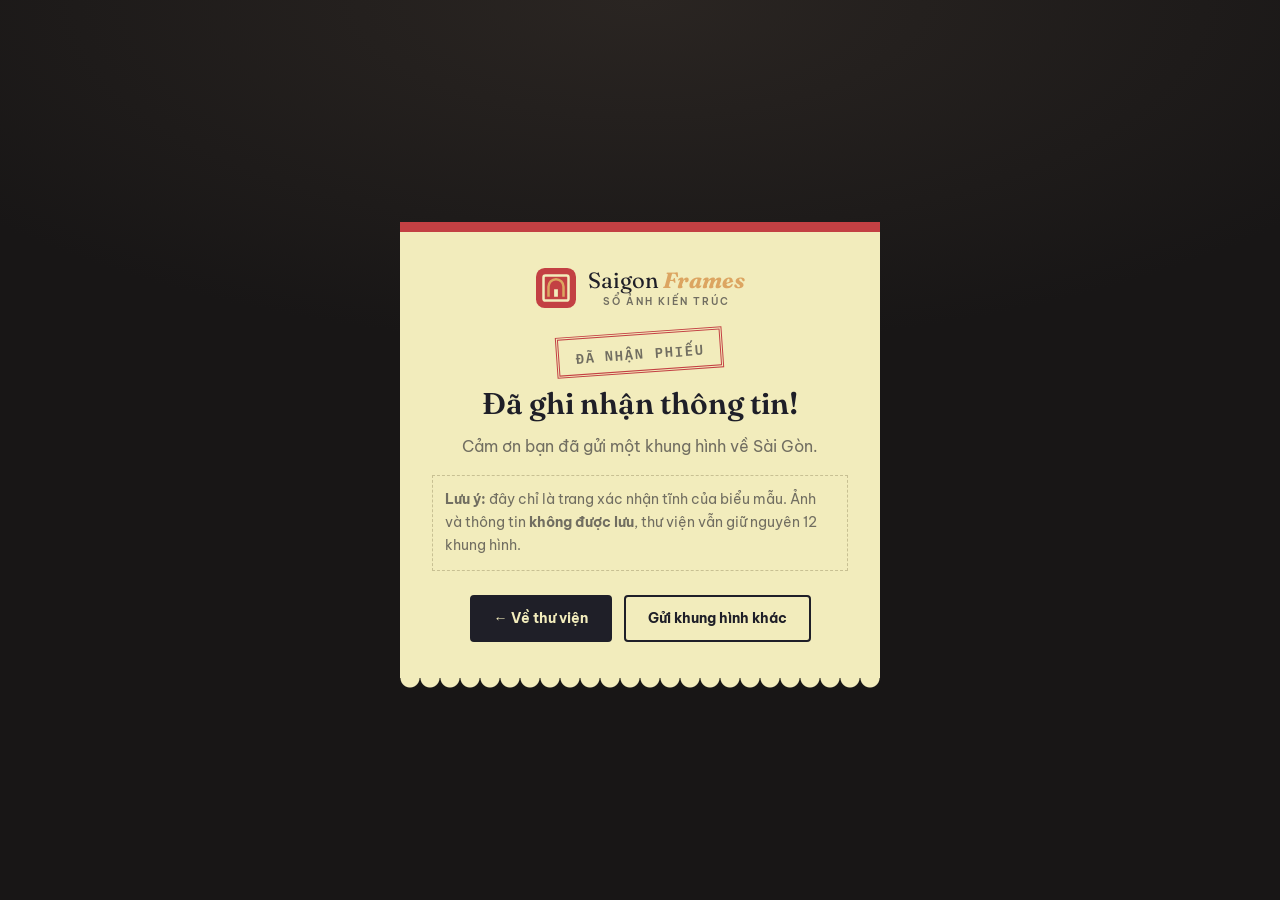
<file: phan1-saigon-frames/form-result.html>
<!DOCTYPE html>
<html lang="vi">
<head>
  <meta charset="utf-8">
  <meta name="viewport" content="width=device-width, initial-scale=1">
  <title>Đã ghi nhận thông tin | Saigon Frames</title>
  <link rel="icon" href="assets/logo.svg" type="image/svg+xml">
  <link rel="stylesheet" href="assets/fonts/fonts.css">
  <link rel="stylesheet" href="styles.css">
</head>
<body class="receipt-page">
  <main class="receipt" aria-labelledby="ok-title">
    <a class="brand" href="index.html">
      <img src="assets/logo.svg" alt="" width="40" height="40">
      <span>Saigon <b>Frames</b><small>Sổ ảnh kiến trúc</small></span>
    </a>
    <p class="stamp">ĐÃ NHẬN PHIẾU</p>
    <h1 id="ok-title">Đã ghi nhận thông tin!</h1>
    <p>Cảm ơn bạn đã gửi một khung hình về Sài Gòn.</p>
    <p class="receipt-note"><b>Lưu ý:</b> đây chỉ là trang xác nhận tĩnh của biểu mẫu. Ảnh và thông tin <b>không được lưu</b>, thư viện vẫn giữ nguyên 12 khung hình.</p>
    <div class="hero-actions">
      <a class="btn btn-primary" href="index.html#thu-vien">← Về thư viện</a>
      <a class="btn btn-ghost" href="index.html#gui-anh">Gửi khung hình khác</a>
    </div>
  </main>
</body>
</html>
</file>
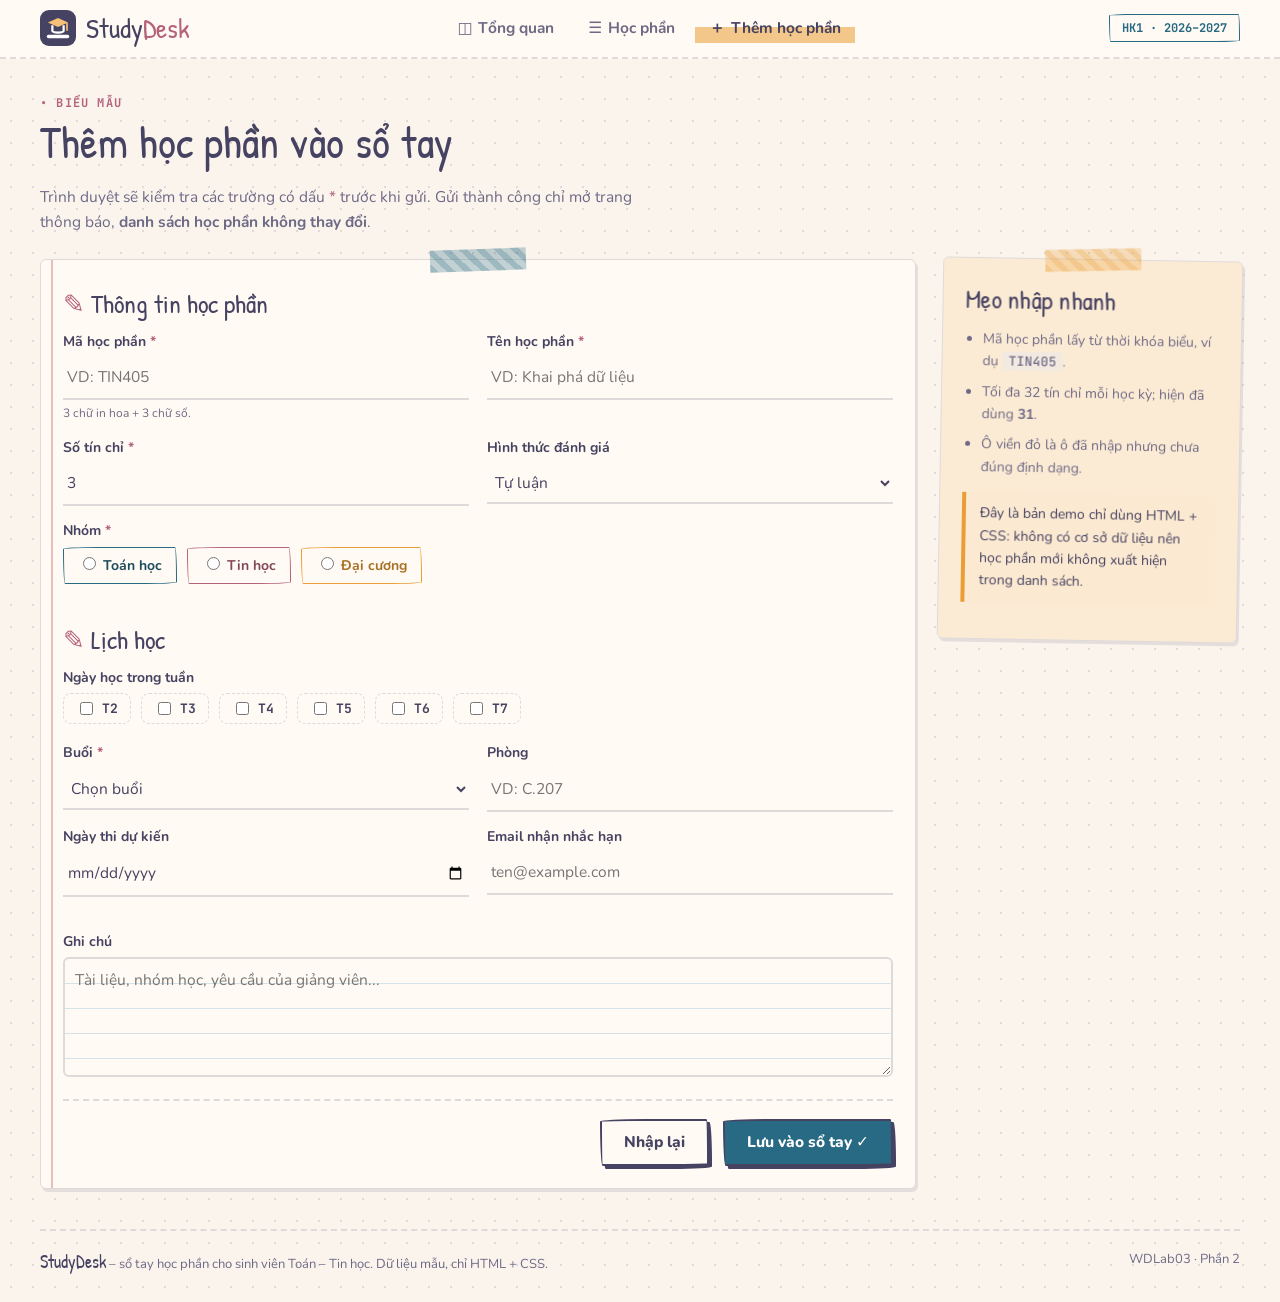
<file: phan2-studydesk/dang-ky.html>
<!DOCTYPE html>
<html lang="vi">
<head>
  <meta charset="utf-8">
  <meta name="viewport" content="width=device-width, initial-scale=1">
  <meta name="description" content="Biểu mẫu thêm học phần vào sổ tay StudyDesk (chỉ minh họa, không lưu dữ liệu).">
  <title>StudyDesk | Thêm học phần</title>
  <link rel="icon" href="assets/logo.svg" type="image/svg+xml">
  <link rel="stylesheet" href="assets/fonts/fonts.css">
  <link rel="stylesheet" href="css/style.css">
</head>
<body>
  <a class="skip" href="#course-form">Bỏ qua, đến biểu mẫu</a>
  <header class="app-bar">
    <a class="logo" href="index.html">
      <img src="assets/logo.svg" alt="" width="36" height="36">
      <span>Study<b>Desk</b></span>
    </a>
    <nav class="tabs" aria-label="Điều hướng chính">
      <a href="index.html"><span aria-hidden="true">◫</span> Tổng quan</a>
      <a href="hoc-phan.html"><span aria-hidden="true">☰</span> Học phần</a>
      <a href="dang-ky.html" aria-current="page"><span aria-hidden="true">＋</span> Thêm học phần</a>
    </nav>
    <p class="term">HK1 · 2026–2027</p>
  </header>

  <main id="main" class="page">
    <div class="page-title">
      <p class="kicker">Biểu mẫu</p>
      <h1>Thêm học phần vào sổ tay</h1>
      <p>Trình duyệt sẽ kiểm tra các trường có dấu <abbr title="bắt buộc">*</abbr> trước khi gửi. Gửi thành công chỉ mở trang thông báo, <strong>danh sách học phần không thay đổi</strong>.</p>
    </div>

    <div class="form-layout">
      <form id="course-form" class="panel course-form" action="xac-nhan.html" method="get">
        <fieldset>
          <legend>Thông tin học phần</legend>
          <div class="grid-2">
            <p class="field">
              <label for="ma-hp">Mã học phần <abbr title="bắt buộc">*</abbr></label>
              <input id="ma-hp" name="maHocPhan" type="text" placeholder="VD: TIN405" required pattern="[A-Z]{3}[0-9]{3}" maxlength="6" aria-describedby="ma-hp-hint">
              <small id="ma-hp-hint">3 chữ in hoa + 3 chữ số.</small>
            </p>
            <p class="field">
              <label for="ten-hp">Tên học phần <abbr title="bắt buộc">*</abbr></label>
              <input id="ten-hp" name="tenHocPhan" type="text" placeholder="VD: Khai phá dữ liệu" required minlength="4" maxlength="80">
            </p>
            <p class="field">
              <label for="tin-chi">Số tín chỉ <abbr title="bắt buộc">*</abbr></label>
              <input id="tin-chi" name="tinChi" type="number" min="1" max="5" step="1" value="3" required>
            </p>
            <p class="field">
              <label for="danh-gia">Hình thức đánh giá</label>
              <select id="danh-gia" name="danhGia">
                <option value="tu-luan">Tự luận</option>
                <option value="trac-nghiem">Trắc nghiệm</option>
                <option value="do-an">Đồ án</option>
                <option value="van-dap">Vấn đáp</option>
              </select>
            </p>
          </div>
          <div class="field">
            <p class="label" id="nhom-label">Nhóm <abbr title="bắt buộc">*</abbr></p>
            <div class="radio-row" role="radiogroup" aria-labelledby="nhom-label">
              <label class="pill g-toan"><input type="radio" name="nhom" value="toan" required> Toán học</label>
              <label class="pill g-tin"><input type="radio" name="nhom" value="tin"> Tin học</label>
              <label class="pill g-dc"><input type="radio" name="nhom" value="dai-cuong"> Đại cương</label>
            </div>
          </div>
        </fieldset>

        <fieldset>
          <legend>Lịch học</legend>
          <div class="field">
            <p class="label" id="thu-label">Ngày học trong tuần</p>
            <div class="check-row" role="group" aria-labelledby="thu-label">
              <label><input type="checkbox" name="thu" value="2"> T2</label>
              <label><input type="checkbox" name="thu" value="3"> T3</label>
              <label><input type="checkbox" name="thu" value="4"> T4</label>
              <label><input type="checkbox" name="thu" value="5"> T5</label>
              <label><input type="checkbox" name="thu" value="6"> T6</label>
              <label><input type="checkbox" name="thu" value="7"> T7</label>
            </div>
          </div>
          <div class="grid-2">
            <p class="field">
              <label for="buoi">Buổi <abbr title="bắt buộc">*</abbr></label>
              <select id="buoi" name="buoi" required>
                <option value="" selected disabled>Chọn buổi</option>
                <option value="sang">Sáng · tiết 1–4</option>
                <option value="chieu">Chiều · tiết 6–9</option>
                <option value="toi">Tối · tiết 11–13</option>
              </select>
            </p>
            <p class="field">
              <label for="phong">Phòng</label>
              <input id="phong" name="phong" type="text" placeholder="VD: C.207" maxlength="20">
            </p>
            <p class="field">
              <label for="ngay-thi">Ngày thi dự kiến</label>
              <input id="ngay-thi" name="ngayThi" type="date" min="2026-12-01" max="2027-01-31">
            </p>
            <p class="field">
              <label for="email">Email nhận nhắc hạn</label>
              <input id="email" name="email" type="email" placeholder="ten@example.com">
            </p>
          </div>
        </fieldset>

        <p class="field">
          <label for="ghi-chu">Ghi chú</label>
          <textarea id="ghi-chu" name="ghiChu" rows="4" maxlength="300" placeholder="Tài liệu, nhóm học, yêu cầu của giảng viên..."></textarea>
        </p>

        <p class="form-buttons">
          <button class="button button-light" type="reset">Nhập lại</button>
          <button class="button" type="submit">Lưu vào sổ tay ✓</button>
        </p>
      </form>

      <aside class="panel form-help" aria-labelledby="help-title">
        <h2 id="help-title">Mẹo nhập nhanh</h2>
        <ul>
          <li>Mã học phần lấy từ thời khóa biểu, ví dụ <code>TIN405</code>.</li>
          <li>Tối đa 32 tín chỉ mỗi học kỳ; hiện đã dùng <b>31</b>.</li>
          <li>Ô viền đỏ là ô đã nhập nhưng chưa đúng định dạng.</li>
        </ul>
        <p class="note">Đây là bản demo chỉ dùng HTML + CSS: không có cơ sở dữ liệu nên học phần mới không xuất hiện trong danh sách.</p>
      </aside>
    </div>
  </main>

  <footer class="app-footer">
    <p><b>StudyDesk</b> – sổ tay học phần cho sinh viên Toán – Tin học. Dữ liệu mẫu, chỉ HTML + CSS.</p>
    <p>WDLab03 · Phần 2</p>
  </footer>
</body>
</html>
</file>
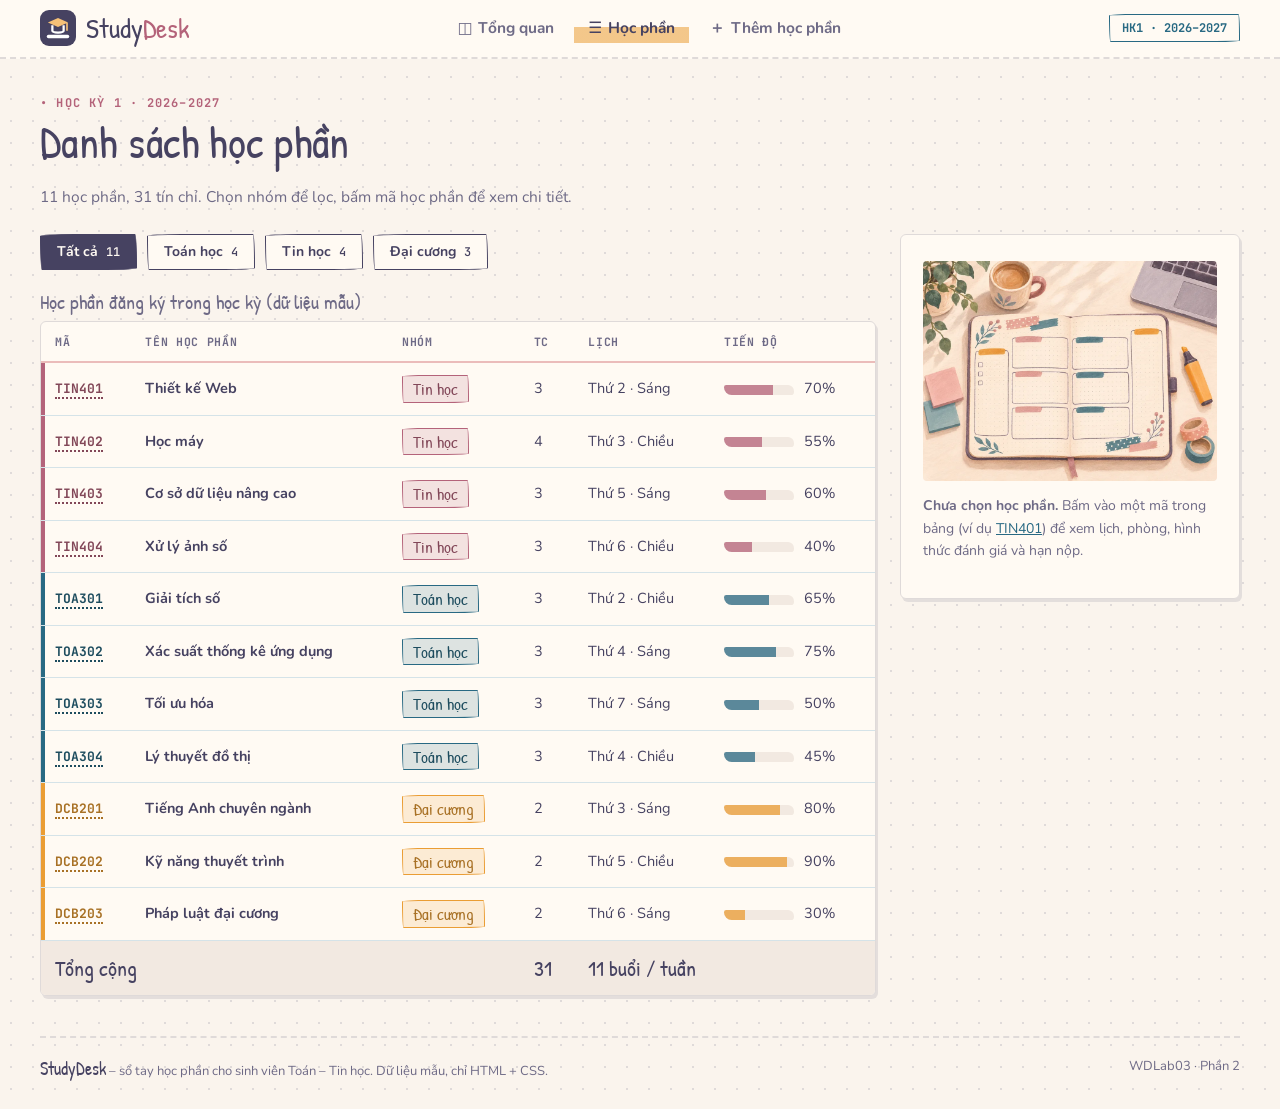
<file: phan2-studydesk/hoc-phan.html>
<!DOCTYPE html>
<html lang="vi">
<head>
  <meta charset="utf-8">
  <meta name="viewport" content="width=device-width, initial-scale=1">
  <meta name="description" content="Danh sách 11 học phần của học kỳ, lọc theo nhóm và xem chi tiết.">
  <title>StudyDesk | Danh sách học phần</title>
  <link rel="icon" href="assets/logo.svg" type="image/svg+xml">
  <link rel="stylesheet" href="assets/fonts/fonts.css">
  <link rel="stylesheet" href="css/style.css">
</head>
<body>
  <a class="skip" href="#danh-sach">Bỏ qua, đến danh sách</a>
  <header class="app-bar">
    <a class="logo" href="index.html">
      <img src="assets/logo.svg" alt="" width="36" height="36">
      <span>Study<b>Desk</b></span>
    </a>
    <nav class="tabs" aria-label="Điều hướng chính">
      <a href="index.html"><span aria-hidden="true">◫</span> Tổng quan</a>
      <a href="hoc-phan.html" aria-current="page"><span aria-hidden="true">☰</span> Học phần</a>
      <a href="dang-ky.html"><span aria-hidden="true">＋</span> Thêm học phần</a>
    </nav>
    <p class="term">HK1 · 2026–2027</p>
  </header>

  <main id="main" class="page">
    <div class="page-title">
      <p class="kicker">Học kỳ 1 · 2026–2027</p>
      <h1>Danh sách học phần</h1>
      <p>11 học phần, 31 tín chỉ. Chọn nhóm để lọc, bấm mã học phần để xem chi tiết.</p>
    </div>

    <div class="list-layout">
      <section class="list-area" id="danh-sach" aria-labelledby="list-title">
        <h2 id="list-title" class="sr-only">Bảng học phần</h2>
      <input class="f-radio" type="radio" name="nhom" id="f-all" checked>
      <input class="f-radio" type="radio" name="nhom" id="f-toan">
      <input class="f-radio" type="radio" name="nhom" id="f-tin">
      <input class="f-radio" type="radio" name="nhom" id="f-dc">
        <div class="chips" role="group" aria-label="Lọc theo nhóm học phần">
        <label for="f-all">Tất cả <b>11</b></label>
        <label for="f-toan" class="g-toan">Toán học <b>4</b></label>
        <label for="f-tin" class="g-tin">Tin học <b>4</b></label>
        <label for="f-dc" class="g-dc">Đại cương <b>3</b></label>
        </div>
        <table class="course-table">
          <caption>Học phần đăng ký trong học kỳ (dữ liệu mẫu)</caption>
          <thead>
            <tr><th scope="col">Mã</th><th scope="col">Tên học phần</th><th scope="col">Nhóm</th><th scope="col">TC</th><th scope="col">Lịch</th><th scope="col">Tiến độ</th></tr>
          </thead>
          <tbody>
          <tr class="row g-tin">
            <td data-label="Mã"><a href="#TIN401">TIN401</a></td>
            <th scope="row">Thiết kế Web</th>
            <td data-label="Nhóm"><span class="badge">Tin học</span></td>
            <td data-label="Tín chỉ">3</td>
            <td data-label="Lịch">Thứ 2 · Sáng</td>
            <td data-label="Tiến độ"><span class="meter"><span style="width: 70%"></span></span> 70%</td>
          </tr>
          <tr class="row g-tin">
            <td data-label="Mã"><a href="#TIN402">TIN402</a></td>
            <th scope="row">Học máy</th>
            <td data-label="Nhóm"><span class="badge">Tin học</span></td>
            <td data-label="Tín chỉ">4</td>
            <td data-label="Lịch">Thứ 3 · Chiều</td>
            <td data-label="Tiến độ"><span class="meter"><span style="width: 55%"></span></span> 55%</td>
          </tr>
          <tr class="row g-tin">
            <td data-label="Mã"><a href="#TIN403">TIN403</a></td>
            <th scope="row">Cơ sở dữ liệu nâng cao</th>
            <td data-label="Nhóm"><span class="badge">Tin học</span></td>
            <td data-label="Tín chỉ">3</td>
            <td data-label="Lịch">Thứ 5 · Sáng</td>
            <td data-label="Tiến độ"><span class="meter"><span style="width: 60%"></span></span> 60%</td>
          </tr>
          <tr class="row g-tin">
            <td data-label="Mã"><a href="#TIN404">TIN404</a></td>
            <th scope="row">Xử lý ảnh số</th>
            <td data-label="Nhóm"><span class="badge">Tin học</span></td>
            <td data-label="Tín chỉ">3</td>
            <td data-label="Lịch">Thứ 6 · Chiều</td>
            <td data-label="Tiến độ"><span class="meter"><span style="width: 40%"></span></span> 40%</td>
          </tr>
          <tr class="row g-toan">
            <td data-label="Mã"><a href="#TOA301">TOA301</a></td>
            <th scope="row">Giải tích số</th>
            <td data-label="Nhóm"><span class="badge">Toán học</span></td>
            <td data-label="Tín chỉ">3</td>
            <td data-label="Lịch">Thứ 2 · Chiều</td>
            <td data-label="Tiến độ"><span class="meter"><span style="width: 65%"></span></span> 65%</td>
          </tr>
          <tr class="row g-toan">
            <td data-label="Mã"><a href="#TOA302">TOA302</a></td>
            <th scope="row">Xác suất thống kê ứng dụng</th>
            <td data-label="Nhóm"><span class="badge">Toán học</span></td>
            <td data-label="Tín chỉ">3</td>
            <td data-label="Lịch">Thứ 4 · Sáng</td>
            <td data-label="Tiến độ"><span class="meter"><span style="width: 75%"></span></span> 75%</td>
          </tr>
          <tr class="row g-toan">
            <td data-label="Mã"><a href="#TOA303">TOA303</a></td>
            <th scope="row">Tối ưu hóa</th>
            <td data-label="Nhóm"><span class="badge">Toán học</span></td>
            <td data-label="Tín chỉ">3</td>
            <td data-label="Lịch">Thứ 7 · Sáng</td>
            <td data-label="Tiến độ"><span class="meter"><span style="width: 50%"></span></span> 50%</td>
          </tr>
          <tr class="row g-toan">
            <td data-label="Mã"><a href="#TOA304">TOA304</a></td>
            <th scope="row">Lý thuyết đồ thị</th>
            <td data-label="Nhóm"><span class="badge">Toán học</span></td>
            <td data-label="Tín chỉ">3</td>
            <td data-label="Lịch">Thứ 4 · Chiều</td>
            <td data-label="Tiến độ"><span class="meter"><span style="width: 45%"></span></span> 45%</td>
          </tr>
          <tr class="row g-dc">
            <td data-label="Mã"><a href="#DCB201">DCB201</a></td>
            <th scope="row">Tiếng Anh chuyên ngành</th>
            <td data-label="Nhóm"><span class="badge">Đại cương</span></td>
            <td data-label="Tín chỉ">2</td>
            <td data-label="Lịch">Thứ 3 · Sáng</td>
            <td data-label="Tiến độ"><span class="meter"><span style="width: 80%"></span></span> 80%</td>
          </tr>
          <tr class="row g-dc">
            <td data-label="Mã"><a href="#DCB202">DCB202</a></td>
            <th scope="row">Kỹ năng thuyết trình</th>
            <td data-label="Nhóm"><span class="badge">Đại cương</span></td>
            <td data-label="Tín chỉ">2</td>
            <td data-label="Lịch">Thứ 5 · Chiều</td>
            <td data-label="Tiến độ"><span class="meter"><span style="width: 90%"></span></span> 90%</td>
          </tr>
          <tr class="row g-dc">
            <td data-label="Mã"><a href="#DCB203">DCB203</a></td>
            <th scope="row">Pháp luật đại cương</th>
            <td data-label="Nhóm"><span class="badge">Đại cương</span></td>
            <td data-label="Tín chỉ">2</td>
            <td data-label="Lịch">Thứ 6 · Sáng</td>
            <td data-label="Tiến độ"><span class="meter"><span style="width: 30%"></span></span> 30%</td>
          </tr>
          </tbody>
          <tfoot>
            <tr><th scope="row" colspan="3">Tổng cộng</th><td>31</td><td colspan="2">11 buổi / tuần</td></tr>
          </tfoot>
        </table>
      </section>

      <aside class="detail-panel" aria-label="Chi tiết học phần">
        <div class="detail-empty">
          <img src="assets/desk.webp" alt="" width="420" height="315">
          <p><b>Chưa chọn học phần.</b> Bấm vào một mã trong bảng (ví dụ <a href="#TIN401">TIN401</a>) để xem lịch, phòng, hình thức đánh giá và hạn nộp.</p>
        </div>
        <article class="detail g-tin" id="TIN401" aria-labelledby="t-TIN401">
          <img src="assets/tin.webp" alt="Biểu tượng nhóm Tin học" width="56" height="56">
          <p class="detail-code">TIN401 · Tin học</p>
          <h3 id="t-TIN401">Thiết kế Web</h3>
          <p>HTML5 ngữ nghĩa, form, CSS layout (Flexbox, Grid) và responsive. Mỗi lab nộp report PDF và source GitHub.</p>
          <dl>
            <dt>Tín chỉ</dt><dd>3</dd>
            <dt>Lịch học</dt><dd>Thứ 2, Sáng · tiết 1–4</dd>
            <dt>Phòng</dt><dd>B.204</dd>
            <dt>Đánh giá</dt><dd>Đồ án + vấn đáp</dd>
            <dt>Hạn tới</dt><dd>28/11 · Nộp WD-Lab03</dd>
          </dl>
          <p class="detail-progress"><span class="meter"><span style="width: 70%"></span></span> Hoàn thành 70% khối lượng</p>
          <a class="close" href="#danh-sach">Đóng chi tiết ×</a>
        </article>
        <article class="detail g-tin" id="TIN402" aria-labelledby="t-TIN402">
          <img src="assets/tin.webp" alt="Biểu tượng nhóm Tin học" width="56" height="56">
          <p class="detail-code">TIN402 · Tin học</p>
          <h3 id="t-TIN402">Học máy</h3>
          <p>Hồi quy, phân loại, cây quyết định, đánh giá mô hình; đồ án nhóm 3 người trên tập dữ liệu mở.</p>
          <dl>
            <dt>Tín chỉ</dt><dd>4</dd>
            <dt>Lịch học</dt><dd>Thứ 3, Chiều · tiết 6–9</dd>
            <dt>Phòng</dt><dd>C.301</dd>
            <dt>Đánh giá</dt><dd>Tự luận + đồ án</dd>
            <dt>Hạn tới</dt><dd>05/12 · Báo cáo đồ án nhóm</dd>
          </dl>
          <p class="detail-progress"><span class="meter"><span style="width: 55%"></span></span> Hoàn thành 55% khối lượng</p>
          <a class="close" href="#danh-sach">Đóng chi tiết ×</a>
        </article>
        <article class="detail g-tin" id="TIN403" aria-labelledby="t-TIN403">
          <img src="assets/tin.webp" alt="Biểu tượng nhóm Tin học" width="56" height="56">
          <p class="detail-code">TIN403 · Tin học</p>
          <h3 id="t-TIN403">Cơ sở dữ liệu nâng cao</h3>
          <p>Chỉ mục, tối ưu truy vấn, giao tác và khóa; thực hành trên hệ quản trị SQL tại phòng máy.</p>
          <dl>
            <dt>Tín chỉ</dt><dd>3</dd>
            <dt>Lịch học</dt><dd>Thứ 5, Sáng · tiết 1–4</dd>
            <dt>Phòng</dt><dd>Lab I.12</dd>
            <dt>Đánh giá</dt><dd>Thực hành trên máy</dd>
            <dt>Hạn tới</dt><dd>02/12 · Bài thực hành 4</dd>
          </dl>
          <p class="detail-progress"><span class="meter"><span style="width: 60%"></span></span> Hoàn thành 60% khối lượng</p>
          <a class="close" href="#danh-sach">Đóng chi tiết ×</a>
        </article>
        <article class="detail g-tin" id="TIN404" aria-labelledby="t-TIN404">
          <img src="assets/tin.webp" alt="Biểu tượng nhóm Tin học" width="56" height="56">
          <p class="detail-code">TIN404 · Tin học</p>
          <h3 id="t-TIN404">Xử lý ảnh số</h3>
          <p>Biến đổi điểm ảnh, lọc không gian, biến đổi Fourier, phát hiện biên và phân đoạn ảnh.</p>
          <dl>
            <dt>Tín chỉ</dt><dd>3</dd>
            <dt>Lịch học</dt><dd>Thứ 6, Chiều · tiết 6–9</dd>
            <dt>Phòng</dt><dd>Lab I.14</dd>
            <dt>Đánh giá</dt><dd>Đồ án cá nhân</dd>
            <dt>Hạn tới</dt><dd>12/12 · Nộp đề cương đồ án</dd>
          </dl>
          <p class="detail-progress"><span class="meter"><span style="width: 40%"></span></span> Hoàn thành 40% khối lượng</p>
          <a class="close" href="#danh-sach">Đóng chi tiết ×</a>
        </article>
        <article class="detail g-toan" id="TOA301" aria-labelledby="t-TOA301">
          <img src="assets/toan.webp" alt="Biểu tượng nhóm Toán học" width="56" height="56">
          <p class="detail-code">TOA301 · Toán học</p>
          <h3 id="t-TOA301">Giải tích số</h3>
          <p>Sai số, nội suy, tích phân số, giải gần đúng phương trình và hệ phương trình tuyến tính.</p>
          <dl>
            <dt>Tín chỉ</dt><dd>3</dd>
            <dt>Lịch học</dt><dd>Thứ 2, Chiều · tiết 6–9</dd>
            <dt>Phòng</dt><dd>C.105</dd>
            <dt>Đánh giá</dt><dd>Tự luận</dd>
            <dt>Hạn tới</dt><dd>25/11 · Bài tập chương 4</dd>
          </dl>
          <p class="detail-progress"><span class="meter"><span style="width: 65%"></span></span> Hoàn thành 65% khối lượng</p>
          <a class="close" href="#danh-sach">Đóng chi tiết ×</a>
        </article>
        <article class="detail g-toan" id="TOA302" aria-labelledby="t-TOA302">
          <img src="assets/toan.webp" alt="Biểu tượng nhóm Toán học" width="56" height="56">
          <p class="detail-code">TOA302 · Toán học</p>
          <h3 id="t-TOA302">Xác suất thống kê ứng dụng</h3>
          <p>Biến ngẫu nhiên, ước lượng, kiểm định giả thuyết và hồi quy tuyến tính trên dữ liệu thực tế.</p>
          <dl>
            <dt>Tín chỉ</dt><dd>3</dd>
            <dt>Lịch học</dt><dd>Thứ 4, Sáng · tiết 1–4</dd>
            <dt>Phòng</dt><dd>C.207</dd>
            <dt>Đánh giá</dt><dd>Trắc nghiệm + tự luận</dd>
            <dt>Hạn tới</dt><dd>27/11 · Kiểm tra giữa kỳ</dd>
          </dl>
          <p class="detail-progress"><span class="meter"><span style="width: 75%"></span></span> Hoàn thành 75% khối lượng</p>
          <a class="close" href="#danh-sach">Đóng chi tiết ×</a>
        </article>
        <article class="detail g-toan" id="TOA303" aria-labelledby="t-TOA303">
          <img src="assets/toan.webp" alt="Biểu tượng nhóm Toán học" width="56" height="56">
          <p class="detail-code">TOA303 · Toán học</p>
          <h3 id="t-TOA303">Tối ưu hóa</h3>
          <p>Quy hoạch tuyến tính, phương pháp đơn hình, bài toán đối ngẫu và tối ưu không ràng buộc.</p>
          <dl>
            <dt>Tín chỉ</dt><dd>3</dd>
            <dt>Lịch học</dt><dd>Thứ 7, Sáng · tiết 1–4</dd>
            <dt>Phòng</dt><dd>C.105</dd>
            <dt>Đánh giá</dt><dd>Tự luận</dd>
            <dt>Hạn tới</dt><dd>04/12 · Bài tập quy hoạch tuyến tính</dd>
          </dl>
          <p class="detail-progress"><span class="meter"><span style="width: 50%"></span></span> Hoàn thành 50% khối lượng</p>
          <a class="close" href="#danh-sach">Đóng chi tiết ×</a>
        </article>
        <article class="detail g-toan" id="TOA304" aria-labelledby="t-TOA304">
          <img src="assets/toan.webp" alt="Biểu tượng nhóm Toán học" width="56" height="56">
          <p class="detail-code">TOA304 · Toán học</p>
          <h3 id="t-TOA304">Lý thuyết đồ thị</h3>
          <p>Đường đi, cây khung, luồng cực đại, tô màu đồ thị và các thuật toán tìm kiếm.</p>
          <dl>
            <dt>Tín chỉ</dt><dd>3</dd>
            <dt>Lịch học</dt><dd>Thứ 4, Chiều · tiết 6–9</dd>
            <dt>Phòng</dt><dd>B.110</dd>
            <dt>Đánh giá</dt><dd>Tự luận</dd>
            <dt>Hạn tới</dt><dd>09/12 · Seminar nhóm</dd>
          </dl>
          <p class="detail-progress"><span class="meter"><span style="width: 45%"></span></span> Hoàn thành 45% khối lượng</p>
          <a class="close" href="#danh-sach">Đóng chi tiết ×</a>
        </article>
        <article class="detail g-dc" id="DCB201" aria-labelledby="t-DCB201">
          <img src="assets/dai-cuong.webp" alt="Biểu tượng nhóm Đại cương" width="56" height="56">
          <p class="detail-code">DCB201 · Đại cương</p>
          <h3 id="t-DCB201">Tiếng Anh chuyên ngành</h3>
          <p>Đọc tài liệu kỹ thuật, viết tóm tắt bài báo và trình bày ngắn bằng tiếng Anh.</p>
          <dl>
            <dt>Tín chỉ</dt><dd>2</dd>
            <dt>Lịch học</dt><dd>Thứ 3, Sáng · tiết 1–4</dd>
            <dt>Phòng</dt><dd>A.402</dd>
            <dt>Đánh giá</dt><dd>Vấn đáp + viết</dd>
            <dt>Hạn tới</dt><dd>01/12 · Thuyết trình 5 phút</dd>
          </dl>
          <p class="detail-progress"><span class="meter"><span style="width: 80%"></span></span> Hoàn thành 80% khối lượng</p>
          <a class="close" href="#danh-sach">Đóng chi tiết ×</a>
        </article>
        <article class="detail g-dc" id="DCB202" aria-labelledby="t-DCB202">
          <img src="assets/dai-cuong.webp" alt="Biểu tượng nhóm Đại cương" width="56" height="56">
          <p class="detail-code">DCB202 · Đại cương</p>
          <h3 id="t-DCB202">Kỹ năng thuyết trình</h3>
          <p>Xây dựng bố cục bài nói, thiết kế slide, luyện giọng và trả lời câu hỏi.</p>
          <dl>
            <dt>Tín chỉ</dt><dd>2</dd>
            <dt>Lịch học</dt><dd>Thứ 5, Chiều · tiết 6–9</dd>
            <dt>Phòng</dt><dd>A.305</dd>
            <dt>Đánh giá</dt><dd>Thuyết trình nhóm</dd>
            <dt>Hạn tới</dt><dd>26/11 · Nộp slide nhóm</dd>
          </dl>
          <p class="detail-progress"><span class="meter"><span style="width: 90%"></span></span> Hoàn thành 90% khối lượng</p>
          <a class="close" href="#danh-sach">Đóng chi tiết ×</a>
        </article>
        <article class="detail g-dc" id="DCB203" aria-labelledby="t-DCB203">
          <img src="assets/dai-cuong.webp" alt="Biểu tượng nhóm Đại cương" width="56" height="56">
          <p class="detail-code">DCB203 · Đại cương</p>
          <h3 id="t-DCB203">Pháp luật đại cương</h3>
          <p>Nhà nước và pháp luật, các ngành luật cơ bản, quyền và nghĩa vụ của công dân.</p>
          <dl>
            <dt>Tín chỉ</dt><dd>2</dd>
            <dt>Lịch học</dt><dd>Thứ 6, Sáng · tiết 1–4</dd>
            <dt>Phòng</dt><dd>Hội trường A</dd>
            <dt>Đánh giá</dt><dd>Trắc nghiệm</dd>
            <dt>Hạn tới</dt><dd>15/12 · Ôn tập cuối kỳ</dd>
          </dl>
          <p class="detail-progress"><span class="meter"><span style="width: 30%"></span></span> Hoàn thành 30% khối lượng</p>
          <a class="close" href="#danh-sach">Đóng chi tiết ×</a>
        </article>
      </aside>
    </div>
  </main>

  <footer class="app-footer">
    <p><b>StudyDesk</b> – sổ tay học phần cho sinh viên Toán – Tin học. Dữ liệu mẫu, chỉ HTML + CSS.</p>
    <p>WDLab03 · Phần 2</p>
  </footer>
</body>
</html>
</file>
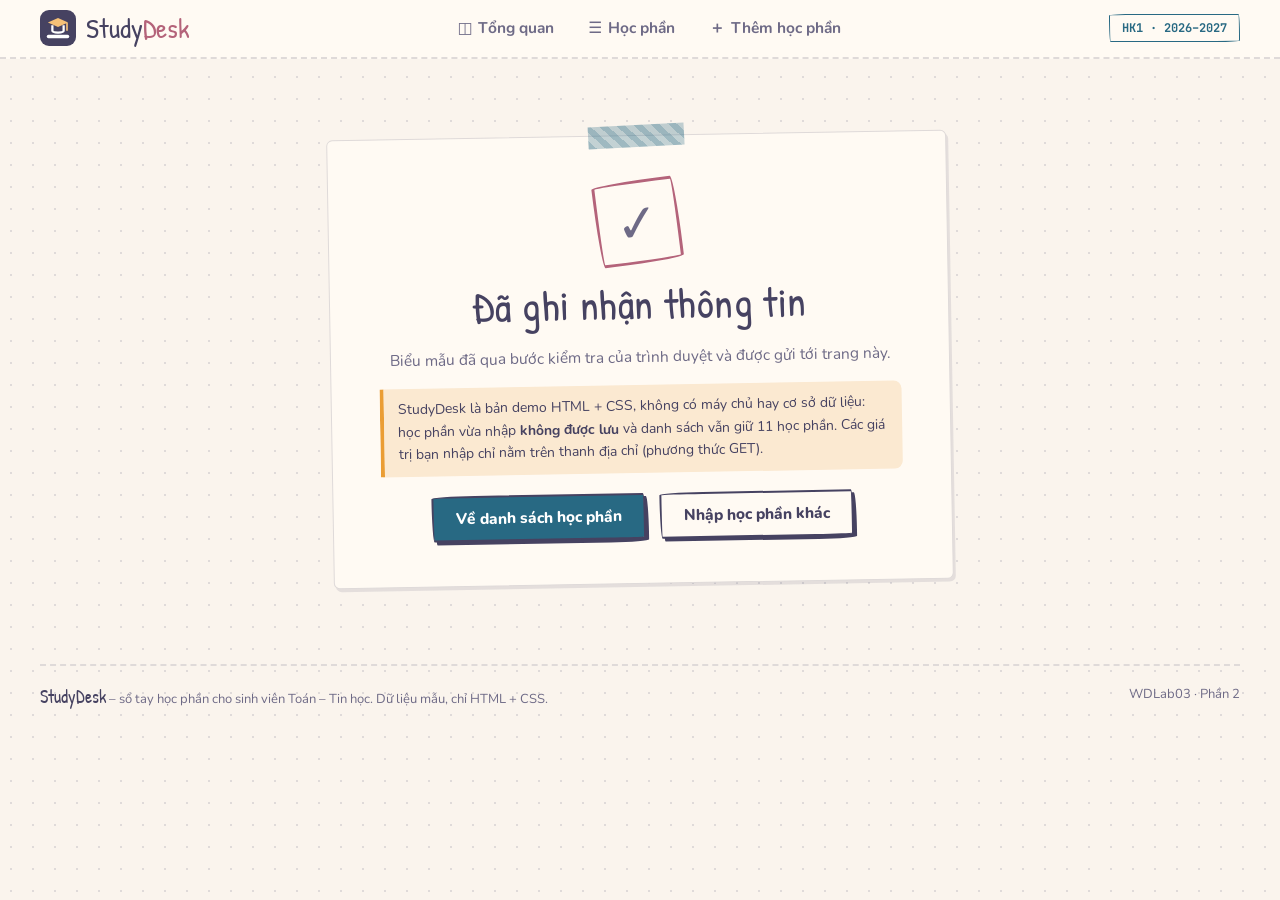
<file: phan2-studydesk/xac-nhan.html>
<!DOCTYPE html>
<html lang="vi">
<head>
  <meta charset="utf-8">
  <meta name="viewport" content="width=device-width, initial-scale=1">
  <meta name="description" content="Trang xác nhận tĩnh của biểu mẫu StudyDesk.">
  <title>StudyDesk | Đã ghi nhận thông tin</title>
  <link rel="icon" href="assets/logo.svg" type="image/svg+xml">
  <link rel="stylesheet" href="assets/fonts/fonts.css">
  <link rel="stylesheet" href="css/style.css">
</head>
<body class="confirm-page">
  <header class="app-bar">
    <a class="logo" href="index.html">
      <img src="assets/logo.svg" alt="" width="36" height="36">
      <span>Study<b>Desk</b></span>
    </a>
    <nav class="tabs" aria-label="Điều hướng chính">
      <a href="index.html"><span aria-hidden="true">◫</span> Tổng quan</a>
      <a href="hoc-phan.html"><span aria-hidden="true">☰</span> Học phần</a>
      <a href="dang-ky.html"><span aria-hidden="true">＋</span> Thêm học phần</a>
    </nav>
    <p class="term">HK1 · 2026–2027</p>
  </header>

  <main id="main" class="page">
    <section class="panel confirm" aria-labelledby="ok-title">
      <p class="confirm-icon" aria-hidden="true">✓</p>
      <h1 id="ok-title">Đã ghi nhận thông tin</h1>
      <p>Biểu mẫu đã qua bước kiểm tra của trình duyệt và được gửi tới trang này.</p>
      <p class="note">StudyDesk là bản demo HTML + CSS, không có máy chủ hay cơ sở dữ liệu: học phần vừa nhập <b>không được lưu</b> và danh sách vẫn giữ 11 học phần. Các giá trị bạn nhập chỉ nằm trên thanh địa chỉ (phương thức GET).</p>
      <p class="intro-actions">
        <a class="button" href="hoc-phan.html">Về danh sách học phần</a>
        <a class="button button-light" href="dang-ky.html">Nhập học phần khác</a>
      </p>
    </section>
  </main>

  <footer class="app-footer">
    <p><b>StudyDesk</b> – sổ tay học phần cho sinh viên Toán – Tin học. Dữ liệu mẫu, chỉ HTML + CSS.</p>
    <p>WDLab03 · Phần 2</p>
  </footer>
</body>
</html>
</file>
<file: phan1-saigon-frames/assets/fonts/fonts.css>
/* Font tải từ Google Fonts (SIL Open Font License), lưu cục bộ để chạy offline.
   Sinh bởi tools/fetch_fonts.py – không sửa tay. */
/* vietnamese */
@font-face {
  font-family: 'Fraunces';
  font-style: italic;
  font-weight: 400 800;
  font-display: swap;
  src: url(fraunces-italic-400-800-vietnamese.woff2) format('woff2');
  unicode-range: U+0102-0103, U+0110-0111, U+0128-0129, U+0168-0169, U+01A0-01A1, U+01AF-01B0, U+0300-0301, U+0303-0304, U+0308-0309, U+0323, U+0329, U+1EA0-1EF9, U+20AB;
}
/* latin-ext */
@font-face {
  font-family: 'Fraunces';
  font-style: italic;
  font-weight: 400 800;
  font-display: swap;
  src: url(fraunces-italic-400-800-latin-ext.woff2) format('woff2');
  unicode-range: U+0100-02BA, U+02BD-02C5, U+02C7-02CC, U+02CE-02D7, U+02DD-02FF, U+0304, U+0308, U+0329, U+1D00-1DBF, U+1E00-1E9F, U+1EF2-1EFF, U+2020, U+20A0-20AB, U+20AD-20C4, U+2113, U+2C60-2C7F, U+A720-A7FF;
}
/* latin */
@font-face {
  font-family: 'Fraunces';
  font-style: italic;
  font-weight: 400 800;
  font-display: swap;
  src: url(fraunces-italic-400-800-latin.woff2) format('woff2');
  unicode-range: U+0000-00FF, U+0131, U+0152-0153, U+02BB-02BC, U+02C6, U+02DA, U+02DC, U+0304, U+0308, U+0329, U+2000-206F, U+20AC, U+2122, U+2191, U+2193, U+2212, U+2215, U+FEFF, U+FFFD;
}
/* vietnamese */
@font-face {
  font-family: 'Fraunces';
  font-style: normal;
  font-weight: 400 800;
  font-display: swap;
  src: url(fraunces-normal-400-800-vietnamese.woff2) format('woff2');
  unicode-range: U+0102-0103, U+0110-0111, U+0128-0129, U+0168-0169, U+01A0-01A1, U+01AF-01B0, U+0300-0301, U+0303-0304, U+0308-0309, U+0323, U+0329, U+1EA0-1EF9, U+20AB;
}
/* latin-ext */
@font-face {
  font-family: 'Fraunces';
  font-style: normal;
  font-weight: 400 800;
  font-display: swap;
  src: url(fraunces-normal-400-800-latin-ext.woff2) format('woff2');
  unicode-range: U+0100-02BA, U+02BD-02C5, U+02C7-02CC, U+02CE-02D7, U+02DD-02FF, U+0304, U+0308, U+0329, U+1D00-1DBF, U+1E00-1E9F, U+1EF2-1EFF, U+2020, U+20A0-20AB, U+20AD-20C4, U+2113, U+2C60-2C7F, U+A720-A7FF;
}
/* latin */
@font-face {
  font-family: 'Fraunces';
  font-style: normal;
  font-weight: 400 800;
  font-display: swap;
  src: url(fraunces-normal-400-800-latin.woff2) format('woff2');
  unicode-range: U+0000-00FF, U+0131, U+0152-0153, U+02BB-02BC, U+02C6, U+02DA, U+02DC, U+0304, U+0308, U+0329, U+2000-206F, U+20AC, U+2122, U+2191, U+2193, U+2212, U+2215, U+FEFF, U+FFFD;
}
/* vietnamese */
@font-face {
  font-family: 'Be Vietnam Pro';
  font-style: normal;
  font-weight: 400;
  font-display: swap;
  src: url(be-vietnam-pro-normal-400-vietnamese.woff2) format('woff2');
  unicode-range: U+0102-0103, U+0110-0111, U+0128-0129, U+0168-0169, U+01A0-01A1, U+01AF-01B0, U+0300-0301, U+0303-0304, U+0308-0309, U+0323, U+0329, U+1EA0-1EF9, U+20AB;
}
/* latin-ext */
@font-face {
  font-family: 'Be Vietnam Pro';
  font-style: normal;
  font-weight: 400;
  font-display: swap;
  src: url(be-vietnam-pro-normal-400-latin-ext.woff2) format('woff2');
  unicode-range: U+0100-02BA, U+02BD-02C5, U+02C7-02CC, U+02CE-02D7, U+02DD-02FF, U+0304, U+0308, U+0329, U+1D00-1DBF, U+1E00-1E9F, U+1EF2-1EFF, U+2020, U+20A0-20AB, U+20AD-20C4, U+2113, U+2C60-2C7F, U+A720-A7FF;
}
/* latin */
@font-face {
  font-family: 'Be Vietnam Pro';
  font-style: normal;
  font-weight: 400;
  font-display: swap;
  src: url(be-vietnam-pro-normal-400-latin.woff2) format('woff2');
  unicode-range: U+0000-00FF, U+0131, U+0152-0153, U+02BB-02BC, U+02C6, U+02DA, U+02DC, U+0304, U+0308, U+0329, U+2000-206F, U+20AC, U+2122, U+2191, U+2193, U+2212, U+2215, U+FEFF, U+FFFD;
}
/* vietnamese */
@font-face {
  font-family: 'Be Vietnam Pro';
  font-style: normal;
  font-weight: 500;
  font-display: swap;
  src: url(be-vietnam-pro-normal-500-vietnamese.woff2) format('woff2');
  unicode-range: U+0102-0103, U+0110-0111, U+0128-0129, U+0168-0169, U+01A0-01A1, U+01AF-01B0, U+0300-0301, U+0303-0304, U+0308-0309, U+0323, U+0329, U+1EA0-1EF9, U+20AB;
}
/* latin-ext */
@font-face {
  font-family: 'Be Vietnam Pro';
  font-style: normal;
  font-weight: 500;
  font-display: swap;
  src: url(be-vietnam-pro-normal-500-latin-ext.woff2) format('woff2');
  unicode-range: U+0100-02BA, U+02BD-02C5, U+02C7-02CC, U+02CE-02D7, U+02DD-02FF, U+0304, U+0308, U+0329, U+1D00-1DBF, U+1E00-1E9F, U+1EF2-1EFF, U+2020, U+20A0-20AB, U+20AD-20C4, U+2113, U+2C60-2C7F, U+A720-A7FF;
}
/* latin */
@font-face {
  font-family: 'Be Vietnam Pro';
  font-style: normal;
  font-weight: 500;
  font-display: swap;
  src: url(be-vietnam-pro-normal-500-latin.woff2) format('woff2');
  unicode-range: U+0000-00FF, U+0131, U+0152-0153, U+02BB-02BC, U+02C6, U+02DA, U+02DC, U+0304, U+0308, U+0329, U+2000-206F, U+20AC, U+2122, U+2191, U+2193, U+2212, U+2215, U+FEFF, U+FFFD;
}
/* vietnamese */
@font-face {
  font-family: 'Be Vietnam Pro';
  font-style: normal;
  font-weight: 600;
  font-display: swap;
  src: url(be-vietnam-pro-normal-600-vietnamese.woff2) format('woff2');
  unicode-range: U+0102-0103, U+0110-0111, U+0128-0129, U+0168-0169, U+01A0-01A1, U+01AF-01B0, U+0300-0301, U+0303-0304, U+0308-0309, U+0323, U+0329, U+1EA0-1EF9, U+20AB;
}
/* latin-ext */
@font-face {
  font-family: 'Be Vietnam Pro';
  font-style: normal;
  font-weight: 600;
  font-display: swap;
  src: url(be-vietnam-pro-normal-600-latin-ext.woff2) format('woff2');
  unicode-range: U+0100-02BA, U+02BD-02C5, U+02C7-02CC, U+02CE-02D7, U+02DD-02FF, U+0304, U+0308, U+0329, U+1D00-1DBF, U+1E00-1E9F, U+1EF2-1EFF, U+2020, U+20A0-20AB, U+20AD-20C4, U+2113, U+2C60-2C7F, U+A720-A7FF;
}
/* latin */
@font-face {
  font-family: 'Be Vietnam Pro';
  font-style: normal;
  font-weight: 600;
  font-display: swap;
  src: url(be-vietnam-pro-normal-600-latin.woff2) format('woff2');
  unicode-range: U+0000-00FF, U+0131, U+0152-0153, U+02BB-02BC, U+02C6, U+02DA, U+02DC, U+0304, U+0308, U+0329, U+2000-206F, U+20AC, U+2122, U+2191, U+2193, U+2212, U+2215, U+FEFF, U+FFFD;
}
/* vietnamese */
@font-face {
  font-family: 'Be Vietnam Pro';
  font-style: normal;
  font-weight: 700;
  font-display: swap;
  src: url(be-vietnam-pro-normal-700-vietnamese.woff2) format('woff2');
  unicode-range: U+0102-0103, U+0110-0111, U+0128-0129, U+0168-0169, U+01A0-01A1, U+01AF-01B0, U+0300-0301, U+0303-0304, U+0308-0309, U+0323, U+0329, U+1EA0-1EF9, U+20AB;
}
/* latin-ext */
@font-face {
  font-family: 'Be Vietnam Pro';
  font-style: normal;
  font-weight: 700;
  font-display: swap;
  src: url(be-vietnam-pro-normal-700-latin-ext.woff2) format('woff2');
  unicode-range: U+0100-02BA, U+02BD-02C5, U+02C7-02CC, U+02CE-02D7, U+02DD-02FF, U+0304, U+0308, U+0329, U+1D00-1DBF, U+1E00-1E9F, U+1EF2-1EFF, U+2020, U+20A0-20AB, U+20AD-20C4, U+2113, U+2C60-2C7F, U+A720-A7FF;
}
/* latin */
@font-face {
  font-family: 'Be Vietnam Pro';
  font-style: normal;
  font-weight: 700;
  font-display: swap;
  src: url(be-vietnam-pro-normal-700-latin.woff2) format('woff2');
  unicode-range: U+0000-00FF, U+0131, U+0152-0153, U+02BB-02BC, U+02C6, U+02DA, U+02DC, U+0304, U+0308, U+0329, U+2000-206F, U+20AC, U+2122, U+2191, U+2193, U+2212, U+2215, U+FEFF, U+FFFD;
}
/* vietnamese */
@font-face {
  font-family: 'IBM Plex Mono';
  font-style: normal;
  font-weight: 400;
  font-display: swap;
  src: url(ibm-plex-mono-normal-400-vietnamese.woff2) format('woff2');
  unicode-range: U+0102-0103, U+0110-0111, U+0128-0129, U+0168-0169, U+01A0-01A1, U+01AF-01B0, U+0300-0301, U+0303-0304, U+0308-0309, U+0323, U+0329, U+1EA0-1EF9, U+20AB;
}
/* latin-ext */
@font-face {
  font-family: 'IBM Plex Mono';
  font-style: normal;
  font-weight: 400;
  font-display: swap;
  src: url(ibm-plex-mono-normal-400-latin-ext.woff2) format('woff2');
  unicode-range: U+0100-02BA, U+02BD-02C5, U+02C7-02CC, U+02CE-02D7, U+02DD-02FF, U+0304, U+0308, U+0329, U+1D00-1DBF, U+1E00-1E9F, U+1EF2-1EFF, U+2020, U+20A0-20AB, U+20AD-20C4, U+2113, U+2C60-2C7F, U+A720-A7FF;
}
/* latin */
@font-face {
  font-family: 'IBM Plex Mono';
  font-style: normal;
  font-weight: 400;
  font-display: swap;
  src: url(ibm-plex-mono-normal-400-latin.woff2) format('woff2');
  unicode-range: U+0000-00FF, U+0131, U+0152-0153, U+02BB-02BC, U+02C6, U+02DA, U+02DC, U+0304, U+0308, U+0329, U+2000-206F, U+20AC, U+2122, U+2191, U+2193, U+2212, U+2215, U+FEFF, U+FFFD;
}
/* vietnamese */
@font-face {
  font-family: 'IBM Plex Mono';
  font-style: normal;
  font-weight: 600;
  font-display: swap;
  src: url(ibm-plex-mono-normal-600-vietnamese.woff2) format('woff2');
  unicode-range: U+0102-0103, U+0110-0111, U+0128-0129, U+0168-0169, U+01A0-01A1, U+01AF-01B0, U+0300-0301, U+0303-0304, U+0308-0309, U+0323, U+0329, U+1EA0-1EF9, U+20AB;
}
/* latin-ext */
@font-face {
  font-family: 'IBM Plex Mono';
  font-style: normal;
  font-weight: 600;
  font-display: swap;
  src: url(ibm-plex-mono-normal-600-latin-ext.woff2) format('woff2');
  unicode-range: U+0100-02BA, U+02BD-02C5, U+02C7-02CC, U+02CE-02D7, U+02DD-02FF, U+0304, U+0308, U+0329, U+1D00-1DBF, U+1E00-1E9F, U+1EF2-1EFF, U+2020, U+20A0-20AB, U+20AD-20C4, U+2113, U+2C60-2C7F, U+A720-A7FF;
}
/* latin */
@font-face {
  font-family: 'IBM Plex Mono';
  font-style: normal;
  font-weight: 600;
  font-display: swap;
  src: url(ibm-plex-mono-normal-600-latin.woff2) format('woff2');
  unicode-range: U+0000-00FF, U+0131, U+0152-0153, U+02BB-02BC, U+02C6, U+02DA, U+02DC, U+0304, U+0308, U+0329, U+2000-206F, U+20AC, U+2122, U+2191, U+2193, U+2212, U+2215, U+FEFF, U+FFFD;
}
</file>
<file: phan1-saigon-frames/styles.css>
@charset "UTF-8";
/* =========================================================
   Saigon Frames – cá nhân hóa từ PhotoNest (WDLab03 – Phần 1)
   Concept: "Phòng tối" – ảnh in trên giấy ngà treo trong phòng tráng phim.
   Bảng màu: Kanagawa (github.com/rebelot/kanagawa.nvim) – biến thể Dragon
   cho nền tối, Lotus cho "giấy ảnh". Font: Fraunces, Be Vietnam Pro,
   IBM Plex Mono (Google Fonts, OFL) lưu trong assets/fonts.
   Thứ tự: 1. Biến  2. Nền tảng  3. Header  4. Hero  5. Thư viện
           6. Dòng thời gian  7. Form  8. Lightbox  9. Trang xác nhận  10. Responsive
   ========================================================= */

/* ---------- 1. Biến màu, chữ, khoảng cách ---------- */
:root {
  --bg: #181616;           /* dragonBlack3 – nền phòng tối */
  --bg-deep: #12120f;      /* dragonBlack1 – header, khung phim */
  --surface: #282727;      /* dragonBlack4 */
  --line: #393836;         /* dragonBlack5 – đường kẻ trên nền tối */
  --ink: #dcd7ba;          /* fujiWhite – chữ chính */
  --muted: #a6a69c;        /* dragonGray */
  --on-ink: var(--bg);     /* chữ đặt trên nền màu --ink (nút chính) */
  --print: #f2ecbc;        /* lotusWhite3 – giấy ảnh */
  --print-ink: #1f1f28;    /* sumiInk3 – chữ trên giấy */
  --print-muted: #716e61;  /* lotusGray2 */
  --print-line: #c8c093;   /* oldWhite */
  --safelight: #c34043;    /* autumnRed – đèn đỏ phòng tối, màu nhấn chính */
  --gold: #dca561;         /* autumnYellow – tường vàng thuộc địa */
  --carp: #e6c384;         /* carpYellow – chữ nhấn trên nền tối */
  --aqua: #7aa89f;         /* waveAqua2 – xanh cửa chớp */
  --wave: #223249;         /* waveBlue1 */
  --serif: "Fraunces", Cambria, serif;
  --sans: "Be Vietnam Pro", "Segoe UI", Arial, sans-serif;
  --mono: "IBM Plex Mono", Consolas, monospace;
  --radius: 4px;
  --gap: clamp(16px, 2.4vw, 28px);
  --page: min(1180px, 100% - 2 * var(--gap));
}
/* Vùng "giấy ảnh": gán lại biến, mọi rule bên trong tự đổi màu theo */
.frame-form, .lightbox-panel, .receipt {
  --ink: var(--print-ink); --muted: var(--print-muted); --line: var(--print-line); --on-ink: var(--print);
  color: var(--ink);
}

/* ---------- 2. Nền tảng ---------- */
*, *::before, *::after { box-sizing: border-box; }
html { scroll-behavior: smooth; scroll-padding-top: 84px; }
body {
  margin: 0;
  background: radial-gradient(120% 70% at 50% 0%, #2a2522 0%, var(--bg) 55%) var(--bg);
  color: var(--ink);
  font: 16px/1.65 var(--sans);
}
::selection { background: var(--safelight); color: var(--print); }
img { display: block; max-width: 100%; height: auto; }
a { color: inherit; }
h1, h2, h3 { font-family: var(--serif); font-weight: 600; line-height: 1.12; margin: 0 0 .4em; font-optical-sizing: auto; }
p { margin: 0 0 1em; }
button, input, select, textarea { font: inherit; color: inherit; }
:focus-visible { outline: 3px solid var(--carp); outline-offset: 3px; }

.skip-link { position: absolute; left: 12px; top: -60px; z-index: 100; background: var(--gold); color: var(--bg-deep); padding: 10px 14px; }
.skip-link:focus { top: 12px; }

.overline {
  font: 600 12px/1.4 var(--mono); letter-spacing: .14em; text-transform: uppercase;
  color: var(--carp); margin-bottom: 10px;
}
.overline::before { content: "● "; color: var(--safelight); }   /* chấm đèn đỏ */
.btn {
  display: inline-flex; align-items: center; justify-content: center; gap: 8px;
  min-height: 44px; padding: 10px 22px;
  border: 2px solid var(--ink); border-radius: var(--radius);
  font-weight: 700; font-size: 14px; text-decoration: none; cursor: pointer;
  transition: background .2s, color .2s, transform .2s;
}
.btn:hover { transform: translateY(-2px); }
.btn-primary { background: var(--ink); color: var(--on-ink); }
.btn-primary:hover { background: var(--safelight); border-color: var(--safelight); color: var(--print); }
.btn-ghost { background: transparent; color: var(--ink); }
.btn-ghost:hover { background: var(--ink); color: var(--on-ink); }

.section-head { max-width: 640px; margin-bottom: 26px; }
.section-head h2 { font-size: clamp(26px, 3vw, 36px); }
.section-head p:last-child { color: var(--muted); }

/* ---------- 3. Header: thanh ngang dính trên cùng (thay sidebar) ---------- */
.site-header {
  position: sticky; top: 0; z-index: 20;
  display: flex; align-items: center; gap: 24px;
  padding: 12px max(var(--gap), (100% - 1180px) / 2);
  background: var(--bg-deep); color: var(--ink);
  border-bottom: 1px solid var(--line);
}
/* dải lỗ phim dưới header */
.site-header::after {
  content: ""; position: absolute; left: 0; right: 0; top: 100%; height: 12px;
  background: repeating-linear-gradient(90deg, transparent 0 10px, rgba(220, 215, 186, .28) 10px 20px) center / 100% 5px no-repeat, var(--bg-deep);
}
.brand { display: flex; align-items: center; gap: 12px; text-decoration: none; }
.brand span { font-family: var(--serif); font-size: 22px; line-height: 1; }
.brand b { color: var(--gold); font-style: italic; }
.brand small { display: block; font: 600 10px/1 var(--sans); letter-spacing: .2em; text-transform: uppercase; color: var(--muted); margin-top: 6px; }
.main-nav { display: flex; gap: 6px; margin-left: auto; }
.main-nav a { padding: 8px 14px; border-radius: var(--radius); text-decoration: none; font-weight: 600; font-size: 14px; }
.main-nav a:hover { background: rgba(220, 215, 186, .08); color: var(--carp); }
.header-meta { margin: 0; font: 12px var(--mono); color: var(--muted); display: flex; align-items: center; gap: 8px; }
.dot { width: 8px; height: 8px; border-radius: 50%; background: var(--safelight); box-shadow: 0 0 8px var(--safelight); }

main { width: var(--page); margin: 0 auto; }

/* ---------- 4. Hero 2 cột + dải số liệu ---------- */
.hero {
  display: grid; grid-template-columns: minmax(0, 5fr) minmax(0, 6fr); gap: var(--gap);
  align-items: center; padding: clamp(32px, 6vw, 72px) 0 36px;
}
.hero h1 { font-size: clamp(40px, 5.6vw, 70px); letter-spacing: -.02em; font-weight: 500; }
.hero h1 em { color: var(--gold); font-weight: 400; }
.hero-copy > p:not(.overline) { color: var(--muted); max-width: 46ch; }
.hero-actions { display: flex; flex-wrap: wrap; gap: 12px; margin-top: 24px; }
.hero-feature { margin: 0; position: relative; }
.hero-feature img {
  width: 100%; aspect-ratio: 4 / 3; object-fit: cover;
  border: 12px solid var(--print); border-bottom-width: 40px;   /* viền ảnh in */
  box-shadow: 14px 14px 0 var(--safelight);
}
/* kẹp phơi ảnh */
.hero-feature::before {
  content: ""; position: absolute; z-index: 1; top: -16px; left: 50%; transform: translateX(-50%);
  width: 16px; height: 42px; border-radius: 3px; background: linear-gradient(var(--muted), #6b675f);
}
.hero-feature figcaption {
  position: absolute; left: -18px; bottom: 26px;
  background: var(--gold); color: var(--bg-deep); padding: 8px 14px; font-size: 13px;
}
.hero-feature figcaption b { display: block; font: 600 11px var(--mono); letter-spacing: .12em; text-transform: uppercase; }

.stats-ribbon {
  display: grid; grid-template-columns: repeat(4, 1fr);
  margin: 0 0 64px; border-top: 1px solid var(--ink); border-bottom: 1px solid var(--ink);
}
.stats-ribbon div { padding: 16px 20px; }
.stats-ribbon div + div { border-left: 1px dashed var(--line); }
.stats-ribbon dt { font-family: var(--mono); font-size: 12px; text-transform: uppercase; letter-spacing: .1em; color: var(--muted); }
.stats-ribbon dd { margin: 4px 0 0; font: 500 32px/1 var(--serif); color: var(--carp); }

/* ---------- 5. Thư viện: tab lọc + lưới kiểu tạp chí ---------- */
.filter-scope { position: relative; }
.filter-input { position: absolute; opacity: 0; width: 1px; height: 1px; }
.filter-tabs {
  display: flex; flex-wrap: wrap; gap: 0;
  border-bottom: 1px solid var(--ink); margin-bottom: 28px;
}
.filter-tabs label {
  cursor: pointer; padding: 10px 18px; font-weight: 700; font-size: 14px;
  border: 1px solid transparent; border-bottom: 0; margin-bottom: -1px;
  color: var(--muted);
}
.filter-tabs label span { font: 12px var(--mono); background: var(--line); color: var(--ink); padding: 1px 7px; border-radius: 10px; margin-left: 4px; }
.filter-tabs label:hover { color: var(--carp); }
/* Tab đang chọn: radio :checked + sibling ~ + attribute selector [for] */
#loc-all:checked ~ .filter-tabs [for="loc-all"],
#loc-di-san:checked ~ .filter-tabs [for="loc-di-san"],
#loc-chung-cu:checked ~ .filter-tabs [for="loc-chung-cu"],
#loc-hien-dai:checked ~ .filter-tabs [for="loc-hien-dai"],
#loc-hem-pho:checked ~ .filter-tabs [for="loc-hem-pho"] {
  background: var(--bg); color: var(--carp); border-color: var(--ink); border-bottom: 1px solid var(--bg);
}
.filter-input:focus-visible ~ .filter-tabs { outline: 3px solid var(--carp); outline-offset: 4px; }
/* Lọc: ẩn card không thuộc nhóm đang chọn */
#loc-di-san:checked ~ .photo-grid .photo-card:not(.cat-di-san),
#loc-chung-cu:checked ~ .photo-grid .photo-card:not(.cat-chung-cu),
#loc-hien-dai:checked ~ .photo-grid .photo-card:not(.cat-hien-dai),
#loc-hem-pho:checked ~ .photo-grid .photo-card:not(.cat-hem-pho) { display: none; }

.photo-grid {
  display: grid;
  grid-template-columns: repeat(auto-fill, minmax(250px, 1fr));
  grid-auto-rows: 210px;
  grid-auto-flow: dense;           /* lấp chỗ trống khi có ô rộng/cao */
  gap: 18px;
}
.photo-card { position: relative; overflow: hidden; background: var(--bg-deep); border-radius: var(--radius); outline: 1px solid var(--line); outline-offset: 4px; }
.photo-card--wide { grid-column: span 2; }
.photo-card--tall { grid-row: span 2; }
.photo-link { display: block; height: 100%; }
.photo-link img { width: 100%; height: 100%; object-fit: cover; transition: transform .4s, opacity .4s; }
.photo-card:hover img { transform: scale(1.05); opacity: .8; }
.photo-card:hover { outline-color: var(--safelight); }
.photo-no {
  position: absolute; top: 12px; left: 12px;
  font: 600 12px/1 var(--mono); letter-spacing: .1em;
  background: rgba(18, 18, 15, .85); color: var(--carp); padding: 6px 8px;
}
.photo-info {
  position: absolute; left: 0; right: 0; bottom: 0;
  padding: 36px 16px 14px; color: #fff;
  background: linear-gradient(transparent, rgba(13, 12, 12, .92));
  pointer-events: none;           /* bấm xuyên qua để mở ảnh */
}
.photo-info h3 { font-size: 20px; font-weight: 500; margin: 0 0 4px; color: var(--print); }
.photo-info p { margin: 0; font-size: 13px; color: var(--print-line); white-space: nowrap; overflow: hidden; text-overflow: ellipsis; }
.chip { display: inline-block; font-size: 11px; font-weight: 700; padding: 2px 8px; border-radius: 3px; margin-right: 4px; color: #fff; }
.chip-di-san { background: var(--safelight); }
.chip-chung-cu { background: #4e7a70; }   /* waveAqua1 đậm hơn để chữ trắng dễ đọc */
.chip-hien-dai { background: #2d4f67; }   /* waveBlue2 */
.chip-hem-pho { background: #624c83; }    /* lotusViolet4 */

/* ---------- 6. Dòng thời gian (thay khối Bộ sưu tập) ---------- */
.timeline { margin-top: 80px; }
.era-list { list-style: none; margin: 0; padding: 0; display: grid; grid-template-columns: repeat(4, 1fr); gap: 0; position: relative; }
.era-list::before { content: ""; position: absolute; left: 0; right: 0; top: 9px; height: 1px; background: var(--muted); }
.era { position: relative; padding: 36px 20px 0 0; }
.era::before {
  content: ""; position: absolute; top: 0; left: 0;
  width: 20px; height: 20px; border-radius: 50%;
  background: var(--bg); border: 4px solid var(--gold);
}
.era-time { font: 600 13px var(--mono); color: var(--carp); letter-spacing: .06em; }
.era h3 { font-size: 22px; margin-top: 4px; }
.era p { color: var(--muted); font-size: 14px; }
.era a { font-weight: 700; font-size: 14px; color: var(--aqua); }

/* ---------- 7. Form theo bước ---------- */
.submit { margin-top: 80px; }
.submit-layout { display: grid; grid-template-columns: minmax(0, 2fr) minmax(240px, 1fr); gap: var(--gap); align-items: start; }
.frame-form { background: var(--print); padding: clamp(18px, 3vw, 32px); box-shadow: 10px 10px 0 var(--bg-deep); }
.step { border: 0; border-bottom: 1px dashed var(--line); margin: 0 0 22px; padding: 0 0 8px; min-width: 0; }
.step legend { font: 600 20px var(--serif); display: flex; align-items: center; gap: 10px; margin-bottom: 14px; padding: 0; }
.step legend span { display: grid; place-items: center; width: 30px; height: 30px; border-radius: 50%; background: var(--safelight); color: var(--print); font: 600 14px var(--mono); }
.field { margin-bottom: 16px; }
.field label, .field-label { display: block; font-weight: 700; font-size: 13px; margin-bottom: 6px; }
abbr[title] { color: var(--safelight); text-decoration: none; }
.field input[type="text"], .field input[type="date"], .field select, .field textarea {
  width: 100%; padding: 11px 12px; background: rgba(255, 255, 255, .55);
  border: 1.5px solid var(--line); border-radius: var(--radius);
}
.field input[type="file"] { width: 100%; padding: 14px; border: 1.5px dashed var(--safelight); border-radius: var(--radius); background: rgba(195, 64, 67, .06); }
.field input:focus, .field select:focus, .field textarea:focus { border-color: var(--wave); outline: none; box-shadow: 0 0 0 3px rgba(34, 50, 73, .2); }
/* Trường đã nhập nhưng sai -> viền đỏ (chỉ khi không còn trống) */
.field input:not(:placeholder-shown):invalid { border-color: var(--safelight); background: rgba(195, 64, 67, .06); }
.field-row { display: grid; grid-template-columns: 1fr 1fr; gap: 16px; }
.choice-cards { display: flex; flex-wrap: wrap; gap: 10px; }
.choice { position: relative; }
.choice input { position: absolute; opacity: 0; }
.choice span { display: block; padding: 10px 18px; border: 1.5px solid var(--line); border-radius: var(--radius); cursor: pointer; font-weight: 600; }
.choice input:checked + span { background: var(--ink); color: var(--on-ink); border-color: var(--ink); }
.choice input:focus-visible + span { outline: 3px solid var(--safelight); outline-offset: 2px; }
.tag-boxes { display: flex; flex-wrap: wrap; gap: 8px 18px; }
.tag-boxes label { display: flex; align-items: center; gap: 6px; font-weight: 500; font-size: 14px; margin: 0; }
.tag-boxes input { accent-color: var(--safelight); width: 17px; height: 17px; }
.form-actions { display: flex; justify-content: flex-end; flex-wrap: wrap; gap: 12px; }
.tips { background: var(--wave); color: var(--ink); padding: 24px; position: sticky; top: 96px; border-top: 6px solid var(--safelight); }
.tips h3 { color: var(--print); font-size: 22px; }
.tips ol { padding-left: 20px; margin: 0 0 18px; font-size: 14px; }
.tips li { margin-bottom: 8px; }
.tips b { color: var(--carp); }
.tips img { border: 6px solid var(--print); }

.site-footer {
  width: var(--page); margin: 80px auto 0; padding: 22px 0 30px;
  border-top: 1px solid var(--line);
  display: flex; flex-wrap: wrap; justify-content: space-between; gap: 8px;
  font-size: 13px; color: var(--muted);
}
.site-footer p { margin: 0; }

/* ---------- 8. Lightbox chi tiết (:target) ---------- */
.lightbox { display: none; position: fixed; inset: 0; z-index: 50; padding: 24px; align-items: center; justify-content: center; }
.lightbox:target { display: flex; }
.lightbox-shade { position: absolute; inset: 0; background: rgba(13, 12, 12, .9); }
.lightbox-window {
  position: relative;                       /* nằm trên lớp shade trong cùng stacking context */
  display: grid; grid-template-columns: minmax(0, 3fr) minmax(260px, 2fr);
  width: min(1040px, 100%); max-height: 92vh; overflow: auto;
  background: var(--print); border-radius: var(--radius);
}
.lightbox-photo { margin: 0; background: var(--bg-deep); display: grid; place-items: center; }
.lightbox-photo img { width: 100%; height: 100%; object-fit: contain; }
.lightbox-panel { position: relative; padding: 30px 28px; }
.lightbox-panel h2 { font-size: 30px; }
.lightbox-desc { color: var(--muted); }
.lightbox-close {
  position: absolute; top: 12px; right: 12px;
  width: 38px; height: 38px; display: grid; place-items: center;
  font-size: 26px; text-decoration: none; border: 2px solid var(--ink); border-radius: 50%;
}
.lightbox-close:hover { background: var(--ink); color: var(--on-ink); }
.spec-list { display: grid; grid-template-columns: auto 1fr; gap: 6px 16px; margin: 0 0 24px; font-size: 14px; border-top: 1px solid var(--line); padding-top: 16px; }
.spec-list dt { color: var(--muted); }
.spec-list dd { margin: 0; font-weight: 600; }
.lightbox-actions { display: flex; gap: 10px; }
.lightbox-actions .btn-primary { flex: 1; }

/* ---------- 9. Trang xác nhận dạng "phiếu gửi ảnh" ---------- */
.receipt-page { min-height: 100vh; display: grid; place-items: center; padding: 24px; }
.receipt {
  width: min(480px, 100%); background: var(--print); padding: 36px 32px;
  border-top: 10px solid var(--safelight); position: relative; text-align: center;
}
.receipt::after { /* răng cưa mép dưới như cuống vé */
  content: ""; position: absolute; left: 0; right: 0; bottom: -12px; height: 12px;
  background: radial-gradient(circle at 10px 0, var(--print) 9px, transparent 10px) 0 0 / 20px 12px repeat-x;
}
.receipt .brand { justify-content: center; margin-bottom: 18px; }
.receipt .brand small { color: var(--muted); }
.stamp {
  display: inline-block; margin: 6px 0 14px; padding: 6px 16px;
  border: 3px double var(--safelight); color: var(--safelight);
  font: 600 14px var(--mono); letter-spacing: .14em; transform: rotate(-4deg);
}
.receipt h1 { font-size: 30px; }
.receipt p { color: var(--muted); }
.receipt-note { border: 1px dashed var(--line); padding: 12px; font-size: 14px; text-align: left; }
.receipt .hero-actions { justify-content: center; }

/* ---------- 10. Responsive ---------- */
@media (max-width: 960px) {
  .hero { grid-template-columns: 1fr; }
  .hero-feature { max-width: 620px; }
  .era-list { grid-template-columns: repeat(2, 1fr); row-gap: 28px; }
  .submit-layout { grid-template-columns: 1fr; }
  .tips { position: static; }
  .lightbox-window { grid-template-columns: 1fr; }
}
@media (max-width: 640px) {
  html { scroll-padding-top: 120px; }
  .site-header { flex-wrap: wrap; gap: 8px 16px; }
  .header-meta { display: none; }
  .main-nav { margin-left: 0; width: 100%; overflow-x: auto; }
  .main-nav a { white-space: nowrap; background: rgba(255, 255, 255, .08); }
  .hero-feature figcaption { left: 8px; }
  .hero-feature img { box-shadow: 8px 8px 0 var(--safelight); }
  .stats-ribbon { grid-template-columns: repeat(2, 1fr); }
  .stats-ribbon div:nth-child(3) { border-left: 0; }
  .stats-ribbon div:nth-child(n + 3) { border-top: 1px dashed var(--line); }
  .filter-tabs { flex-wrap: nowrap; overflow-x: auto; }
  .filter-tabs label { white-space: nowrap; padding: 10px 12px; }
  .photo-grid { grid-template-columns: 1fr 1fr; grid-auto-rows: 160px; gap: 10px; }
  .photo-card--wide { grid-column: span 2; }
  .photo-info { padding: 26px 10px 10px; }
  .photo-info h3 { font-size: 15px; }
  .photo-info p .chip { display: none; }
  .era-list { grid-template-columns: 1fr; }
  .era-list::before { left: 9px; right: auto; top: 0; bottom: 0; width: 2px; height: auto; }
  .era { padding: 0 0 0 40px; }
  .field-row { grid-template-columns: 1fr; gap: 0; }
  .lightbox { padding: 0; align-items: stretch; }
  .lightbox-window { max-height: 100vh; border-radius: 0; }
}
</file>
<file: phan2-studydesk/assets/fonts/fonts.css>
/* Font tải từ Google Fonts (SIL Open Font License), lưu cục bộ để chạy offline.
   Sinh bởi tools/fetch_fonts.py – không sửa tay. */
/* vietnamese */
@font-face {
  font-family: 'Patrick Hand';
  font-style: normal;
  font-weight: 400;
  font-display: swap;
  src: url(patrick-hand-normal-400-vietnamese.woff2) format('woff2');
  unicode-range: U+0102-0103, U+0110-0111, U+0128-0129, U+0168-0169, U+01A0-01A1, U+01AF-01B0, U+0300-0301, U+0303-0304, U+0308-0309, U+0323, U+0329, U+1EA0-1EF9, U+20AB;
}
/* latin-ext */
@font-face {
  font-family: 'Patrick Hand';
  font-style: normal;
  font-weight: 400;
  font-display: swap;
  src: url(patrick-hand-normal-400-latin-ext.woff2) format('woff2');
  unicode-range: U+0100-02BA, U+02BD-02C5, U+02C7-02CC, U+02CE-02D7, U+02DD-02FF, U+0304, U+0308, U+0329, U+1D00-1DBF, U+1E00-1E9F, U+1EF2-1EFF, U+2020, U+20A0-20AB, U+20AD-20C4, U+2113, U+2C60-2C7F, U+A720-A7FF;
}
/* latin */
@font-face {
  font-family: 'Patrick Hand';
  font-style: normal;
  font-weight: 400;
  font-display: swap;
  src: url(patrick-hand-normal-400-latin.woff2) format('woff2');
  unicode-range: U+0000-00FF, U+0131, U+0152-0153, U+02BB-02BC, U+02C6, U+02DA, U+02DC, U+0304, U+0308, U+0329, U+2000-206F, U+20AC, U+2122, U+2191, U+2193, U+2212, U+2215, U+FEFF, U+FFFD;
}
/* vietnamese */
@font-face {
  font-family: 'Nunito';
  font-style: normal;
  font-weight: 400 800;
  font-display: swap;
  src: url(nunito-normal-400-800-vietnamese.woff2) format('woff2');
  unicode-range: U+0102-0103, U+0110-0111, U+0128-0129, U+0168-0169, U+01A0-01A1, U+01AF-01B0, U+0300-0301, U+0303-0304, U+0308-0309, U+0323, U+0329, U+1EA0-1EF9, U+20AB;
}
/* latin-ext */
@font-face {
  font-family: 'Nunito';
  font-style: normal;
  font-weight: 400 800;
  font-display: swap;
  src: url(nunito-normal-400-800-latin-ext.woff2) format('woff2');
  unicode-range: U+0100-02BA, U+02BD-02C5, U+02C7-02CC, U+02CE-02D7, U+02DD-02FF, U+0304, U+0308, U+0329, U+1D00-1DBF, U+1E00-1E9F, U+1EF2-1EFF, U+2020, U+20A0-20AB, U+20AD-20C4, U+2113, U+2C60-2C7F, U+A720-A7FF;
}
/* latin */
@font-face {
  font-family: 'Nunito';
  font-style: normal;
  font-weight: 400 800;
  font-display: swap;
  src: url(nunito-normal-400-800-latin.woff2) format('woff2');
  unicode-range: U+0000-00FF, U+0131, U+0152-0153, U+02BB-02BC, U+02C6, U+02DA, U+02DC, U+0304, U+0308, U+0329, U+2000-206F, U+20AC, U+2122, U+2191, U+2193, U+2212, U+2215, U+FEFF, U+FFFD;
}
/* vietnamese */
@font-face {
  font-family: 'JetBrains Mono';
  font-style: normal;
  font-weight: 500;
  font-display: swap;
  src: url(jetbrains-mono-normal-500-vietnamese.woff2) format('woff2');
  unicode-range: U+0102-0103, U+0110-0111, U+0128-0129, U+0168-0169, U+01A0-01A1, U+01AF-01B0, U+0300-0301, U+0303-0304, U+0308-0309, U+0323, U+0329, U+1EA0-1EF9, U+20AB;
}
/* latin-ext */
@font-face {
  font-family: 'JetBrains Mono';
  font-style: normal;
  font-weight: 500;
  font-display: swap;
  src: url(jetbrains-mono-normal-500-latin-ext.woff2) format('woff2');
  unicode-range: U+0100-02BA, U+02BD-02C5, U+02C7-02CC, U+02CE-02D7, U+02DD-02FF, U+0304, U+0308, U+0329, U+1D00-1DBF, U+1E00-1E9F, U+1EF2-1EFF, U+2020, U+20A0-20AB, U+20AD-20C4, U+2113, U+2C60-2C7F, U+A720-A7FF;
}
/* latin */
@font-face {
  font-family: 'JetBrains Mono';
  font-style: normal;
  font-weight: 500;
  font-display: swap;
  src: url(jetbrains-mono-normal-500-latin.woff2) format('woff2');
  unicode-range: U+0000-00FF, U+0131, U+0152-0153, U+02BB-02BC, U+02C6, U+02DA, U+02DC, U+0304, U+0308, U+0329, U+2000-206F, U+20AC, U+2122, U+2191, U+2193, U+2212, U+2215, U+FEFF, U+FFFD;
}
/* vietnamese */
@font-face {
  font-family: 'JetBrains Mono';
  font-style: normal;
  font-weight: 700;
  font-display: swap;
  src: url(jetbrains-mono-normal-700-vietnamese.woff2) format('woff2');
  unicode-range: U+0102-0103, U+0110-0111, U+0128-0129, U+0168-0169, U+01A0-01A1, U+01AF-01B0, U+0300-0301, U+0303-0304, U+0308-0309, U+0323, U+0329, U+1EA0-1EF9, U+20AB;
}
/* latin-ext */
@font-face {
  font-family: 'JetBrains Mono';
  font-style: normal;
  font-weight: 700;
  font-display: swap;
  src: url(jetbrains-mono-normal-700-latin-ext.woff2) format('woff2');
  unicode-range: U+0100-02BA, U+02BD-02C5, U+02C7-02CC, U+02CE-02D7, U+02DD-02FF, U+0304, U+0308, U+0329, U+1D00-1DBF, U+1E00-1E9F, U+1EF2-1EFF, U+2020, U+20A0-20AB, U+20AD-20C4, U+2113, U+2C60-2C7F, U+A720-A7FF;
}
/* latin */
@font-face {
  font-family: 'JetBrains Mono';
  font-style: normal;
  font-weight: 700;
  font-display: swap;
  src: url(jetbrains-mono-normal-700-latin.woff2) format('woff2');
  unicode-range: U+0000-00FF, U+0131, U+0152-0153, U+02BB-02BC, U+02C6, U+02DA, U+02DC, U+0304, U+0308, U+0329, U+2000-206F, U+20AC, U+2122, U+2191, U+2193, U+2212, U+2215, U+FEFF, U+FFFD;
}
</file>
<file: phan2-studydesk/css/style.css>
@charset "UTF-8";
/* =========================================================
   StudyDesk – Sổ tay học phần (WDLab03 – Phần 2)
   Concept: bullet journal – trang giấy chấm bi, chữ viết tay,
   băng dính washi, bút dạ quang. Mỗi nhóm học phần là một màu bút.
   Bảng màu: Rosé Pine Dawn (github.com/rose-pine/neovim, palette.lua).
   Font: Patrick Hand, Nunito, JetBrains Mono (Google Fonts, OFL) – assets/fonts.
   1. Biến   2. Nền tảng   3. App bar   4. Thành phần chung
   5. Tổng quan (KPI, thời khóa biểu)   6. Danh sách + chi tiết
   7. Form   8. Xác nhận   9. Responsive
   ========================================================= */

/* ---------- 1. Biến ---------- */
:root {
  --bg: #faf4ed;             /* base – giấy */
  --surface: #fffaf3;        /* surface – trang dán lên */
  --overlay: #f2e9e1;        /* overlay */
  --text: #464261;           /* text – mực */
  --soft: #6e6a86;           /* chữ phụ (đậm hơn subtle để đủ tương phản) */
  --border: #dfdad9;         /* highlight_med – chấm bi, đường kẻ */
  --brand: #286983;          /* pine – bút mực xanh */
  --brand-2: #ea9d34;        /* gold – bút dạ quang */
  --toan: #286983;           /* pine */
  --tin: #b4637a;            /* love */
  --dc: #ea9d34;             /* gold */
  --rule: #d5e3e8;           /* dòng kẻ ngang của giấy */
  --margin: #ebbcba;         /* lề đỏ của trang vở */
  --danger: #b4637a;
  --radius: 6px;
  --sketch: 255px 15px 225px 15px / 15px 225px 15px 255px;   /* viền "vẽ tay" */
  --shadow: 2px 3px 0 rgba(70, 66, 97, .12);
  --font: "Nunito", "Segoe UI", system-ui, sans-serif;
  --hand: "Patrick Hand", "Comic Sans MS", cursive;
  --mono: "JetBrains Mono", Consolas, monospace;
}

/* Màu theo nhóm: 1 class g-* đặt biến --c; --c-bg và --c-ink được pha từ --c bằng color-mix() */
.g-toan { --c: var(--toan); }
.g-tin  { --c: var(--tin); }
.g-dc   { --c: var(--dc); }
.g-toan, .g-tin, .g-dc {
  --c-bg: color-mix(in srgb, var(--c) 16%, var(--surface));
  --c-ink: color-mix(in srgb, var(--c) 72%, #000);          /* bản đậm của màu nhóm, dùng cho chữ */
}

/* ---------- 2. Nền tảng ---------- */
*, *::before, *::after { box-sizing: border-box; }
html { scroll-padding-top: 90px; }
body {
  margin: 0; color: var(--text); font: 15.5px/1.6 var(--font);
  background: radial-gradient(var(--border) 1.3px, transparent 1.5px) 0 0 / 22px 22px, var(--bg);   /* giấy chấm bi */
}
::selection { background: color-mix(in srgb, var(--brand-2) 45%, transparent); }
img { max-width: 100%; height: auto; display: block; }
a { color: var(--brand); }
h1, h2, h3 { font-family: var(--hand); font-weight: 400; line-height: 1.15; margin: 0 0 .4em; letter-spacing: .01em; }
p { margin: 0 0 1em; }
button, input, select, textarea { font: inherit; }
:focus-visible { outline: 3px solid var(--brand-2); outline-offset: 2px; }
.sr-only { position: absolute; width: 1px; height: 1px; overflow: hidden; clip: rect(0 0 0 0); white-space: nowrap; }
.skip { position: absolute; top: -50px; left: 10px; z-index: 99; background: var(--brand); color: #fff; padding: 8px 12px; border-radius: 8px; }
.skip:focus { top: 10px; }

/* ---------- 3. App bar: Flexbox ---------- */
.app-bar {
  position: sticky; top: 0; z-index: 10;
  display: flex; align-items: center; gap: 20px;
  padding: 10px clamp(16px, 4vw, 40px);
  background: var(--surface); border-bottom: 2px dashed var(--border);
}
.logo { display: flex; align-items: center; gap: 10px; text-decoration: none; color: var(--text); font: 28px/1 var(--hand); }
.logo b { font-weight: 400; color: var(--tin); }
.tabs { display: flex; gap: 6px; flex: 1; justify-content: center; }
.tabs a {
  display: flex; align-items: center; gap: 6px;
  padding: 6px 14px;
  color: var(--soft); text-decoration: none; font-weight: 700;
}
.tabs a:hover { color: var(--text); text-decoration: underline wavy var(--tin) 1.5px; text-underline-offset: 6px; }
/* tab hiện tại: tô dạ quang như đánh dấu trong vở (attribute selector) */
.tabs a[aria-current="page"] { color: var(--text); background: linear-gradient(transparent 45%, color-mix(in srgb, var(--brand-2) 55%, transparent) 45% 88%, transparent 88%); }
.term { margin: 0; font: 700 12px var(--mono); color: var(--brand); border: 1.5px solid var(--brand); padding: 5px 12px; border-radius: var(--sketch); }

/* ---------- 4. Thành phần chung ---------- */
.page { width: min(1200px, 100% - 32px); margin: 0 auto; padding: 36px 0 40px; }
.kicker { font: 700 12px var(--mono); color: var(--tin); text-transform: uppercase; letter-spacing: .1em; margin-bottom: 6px; }
.kicker::before { content: "• "; }                    /* ký hiệu "việc cần làm" trong bullet journal */
.page-title { margin-bottom: 24px; }
.page-title h1 { font-size: clamp(32px, 3.6vw, 44px); }
.page-title p:last-child { color: var(--soft); max-width: 70ch; }
/* trang giấy dán lên sổ, có băng dính washi ở mép trên */
.panel { position: relative; background: var(--surface); border: 1px solid var(--border); border-radius: var(--radius); box-shadow: var(--shadow); padding: 26px 22px 22px; }
.panel::before {
  content: ""; position: absolute; top: -11px; left: 50%; width: 96px; height: 22px;
  transform: translateX(-50%) rotate(-2deg);
  background: repeating-linear-gradient(45deg, color-mix(in srgb, var(--tape, var(--tin)) 45%, transparent) 0 6px, color-mix(in srgb, var(--tape, var(--tin)) 28%, transparent) 6px 12px);
}
.panel-head { display: flex; flex-wrap: wrap; align-items: center; justify-content: space-between; gap: 8px 16px; margin-bottom: 16px; }
.panel-head h2 { font-size: 26px; margin: 0; }
.button {
  display: inline-flex; align-items: center; justify-content: center; gap: 6px;
  min-height: 42px; padding: 9px 22px; border: 2px solid var(--text); border-radius: var(--sketch);
  background: var(--brand); color: #fff; font-weight: 800; text-decoration: none; cursor: pointer;
  box-shadow: 3px 3px 0 var(--text); transition: transform .12s, box-shadow .12s;
}
.button:hover { transform: translate(-1px, -1px); box-shadow: 4px 4px 0 var(--text); }
.button:active { transform: translate(2px, 2px); box-shadow: 1px 1px 0 var(--text); }
.button-light { background: var(--surface); color: var(--text); }
.note { background: color-mix(in srgb, var(--brand-2) 18%, var(--surface)); border-left: 4px solid var(--brand-2); padding: 10px 14px; border-radius: 0 8px 8px 0; font-size: 14px; }
code { font: 13px var(--mono); background: var(--overlay); padding: 1px 6px; border-radius: 4px; }
abbr[title] { color: var(--danger); text-decoration: none; }

/* ---------- 5. Tổng quan ---------- */
.intro {
  display: flex; align-items: center; gap: 32px;
  background: var(--surface); border: 1px solid var(--border); border-radius: var(--radius);
  box-shadow: var(--shadow); padding: clamp(22px, 4vw, 40px);
  /* lề đỏ + dòng kẻ như trang vở */
  background-image:
    linear-gradient(90deg, transparent 34px, var(--margin) 34px 36px, transparent 36px),
    repeating-linear-gradient(transparent 0 31px, var(--rule) 31px 32px);
}
.intro-text { flex: 1 1 0; padding-left: 22px; }
.intro h1 { font-size: clamp(34px, 4.2vw, 52px); }
.hl { background: linear-gradient(100deg, transparent 2%, color-mix(in srgb, var(--brand-2) 55%, transparent) 4% 96%, transparent 98%) 0 70% / 100% 50% no-repeat; }
.intro-text > p:not(.kicker) { color: var(--soft); max-width: 58ch; }
.intro-actions { display: flex; flex-wrap: wrap; gap: 14px; margin: 0; }
.intro-art { flex: 0 1 380px; min-width: 0; transform: rotate(2deg); border: 8px solid #fff; box-shadow: var(--shadow); }

/* KPI: giấy note dán lệch */
.kpis { display: grid; grid-template-columns: repeat(4, minmax(0, 1fr)); gap: 18px; margin: 28px 0; }
.kpi { --note: var(--brand-2); background: color-mix(in srgb, var(--note) 22%, var(--surface)); border-radius: 2px 2px 12px 2px; padding: 16px 20px; box-shadow: var(--shadow); rotate: -1deg; }
.kpi:nth-child(2) { --note: var(--toan); rotate: 1deg; }
.kpi:nth-child(3) { --note: #56949f; rotate: -.5deg; }   /* foam */
.kpi h2 { font: 700 12px var(--mono); text-transform: uppercase; letter-spacing: .06em; color: var(--soft); margin: 0; }
.kpi-num { font: 46px/1.1 var(--hand); margin: 4px 0; }
.kpi p:last-child { font-size: 13px; color: var(--soft); margin: 0; }
.kpi-alert { --note: var(--tin); rotate: 1.2deg; }
.kpi-alert .kpi-num { color: var(--danger); text-decoration: underline wavy var(--danger) 2px; text-underline-offset: 8px; }

/* Dashboard: grid-template-areas */
.dash {
  display: grid; gap: 26px 20px;
  grid-template-columns: minmax(0, 2fr) minmax(260px, 1fr);
  grid-template-areas:
    "timetable deadlines"
    "timetable credits";
}
.timetable { grid-area: timetable; align-self: start; --tape: var(--toan); }
.deadlines { grid-area: deadlines; --tape: var(--brand-2); }
.credits   { grid-area: credits; }
.dash > * { min-width: 0; }   /* grid item không bị nội dung rộng (bảng 640px) kéo giãn */

.legend { display: flex; gap: 12px; margin: 0; font-size: 12px; color: var(--soft); }
.legend span::before { content: ""; display: inline-block; width: 18px; height: 8px; border-radius: 4px; background: var(--c); margin-right: 5px; }
.tt-scroll { overflow-x: auto; }
.tt-grid {
  display: grid; gap: 8px; min-width: 640px;
  grid-template-columns: 90px repeat(6, minmax(0, 1fr));
}
.tt-grid p { margin: 0; }
.tt-day, .tt-corner { font: 20px var(--hand); color: var(--soft); text-align: center; border-bottom: 2px solid var(--border); }
.tt-sess { font: 22px/1.1 var(--hand); align-self: center; }
.tt-sess small { display: block; font: 11px var(--mono); color: var(--soft); }
.tt-slot {
  min-height: 108px; padding: 10px; font-size: 13px; line-height: 1.35;
  background: var(--c-bg); color: var(--text); text-decoration: none;
  border: 1.5px solid var(--c); border-radius: var(--sketch);
  transition: transform .15s, box-shadow .15s;
}
.tt-slot b { display: block; font: 700 11.5px var(--mono); color: var(--c-ink); margin-bottom: 2px; }
.tt-slot small { display: block; margin-top: 6px; color: var(--soft); font-family: var(--mono); font-size: 11px; }
a.tt-slot:hover { transform: rotate(-1.5deg) scale(1.03); box-shadow: var(--shadow); }
.tt-free { background: repeating-linear-gradient(-45deg, transparent 0 7px, var(--border) 7px 8px); border: 1.5px dashed var(--border); color: var(--soft); display: grid; place-items: center; font: 20px var(--hand); }

/* Sắp đến hạn: rapid log kiểu bullet journal */
.dl-list { list-style: none; margin: 0; padding: 0; }
.dl-list li { display: flex; gap: 12px; align-items: flex-start; padding: 10px 0; border-bottom: 1px solid var(--rule); }
.dl-list li:last-child { border-bottom: 0; }
.dl-list time { flex: 0 0 56px; text-align: center; font: 700 12.5px var(--mono); color: var(--danger); border: 1.5px solid var(--danger); border-radius: var(--sketch); padding: 4px 0; }
.dl-list li:first-child time { background: var(--danger); color: #fff; }
.dl-list a { text-decoration: none; color: var(--text); }
.dl-list a:hover b { background: linear-gradient(transparent 55%, color-mix(in srgb, var(--brand-2) 50%, transparent) 55%); }
.dl-list small { display: block; color: var(--soft); font-size: 12px; }

/* Tín chỉ: nét bút dạ quang */
.bars { list-style: none; margin: 0; padding: 0; display: grid; gap: 14px; }
.bars li { display: grid; grid-template-columns: 82px 1fr 48px; align-items: center; gap: 10px; font-size: 14px; }
.bar { height: 14px; background: var(--overlay); border-radius: 3px 8px 4px 10px; overflow: hidden; }
.bar span { display: block; height: 100%; background: color-mix(in srgb, var(--c) 75%, transparent); border-radius: 2px 10px 3px 8px; }
.bars b { text-align: right; font: 20px var(--hand); }

/* ---------- 6. Danh sách học phần + chi tiết ---------- */
.list-layout { display: grid; grid-template-columns: minmax(0, 1fr) 340px; gap: 24px; align-items: start; }
.list-area { position: relative; }
.f-radio { position: absolute; opacity: 0; pointer-events: none; }
.chips { display: flex; flex-wrap: wrap; gap: 10px; margin-bottom: 18px; }
.chips label {
  cursor: pointer; padding: 6px 16px; border-radius: var(--sketch);
  background: var(--surface); border: 1.5px solid var(--text); font-weight: 700; font-size: 14px;
}
.chips label b { font: 12px var(--mono); margin-left: 4px; color: var(--soft); }
.chips label:hover { background: var(--c-bg, var(--overlay)); }
/* chip đang chọn */
#f-all:checked ~ .chips [for="f-all"] { background: var(--text); border-color: var(--text); color: var(--surface); }
#f-toan:checked ~ .chips [for="f-toan"],
#f-tin:checked ~ .chips [for="f-tin"],
#f-dc:checked ~ .chips [for="f-dc"] { background: var(--c); border-color: var(--c); color: #fff; }
#f-all:checked ~ .chips [for="f-all"] b,
.f-radio:checked ~ .chips label[class] b { color: inherit; }
.f-radio:focus-visible ~ .chips { outline: 3px solid var(--brand-2); outline-offset: 4px; border-radius: 12px; }
/* lọc hàng của bảng */
#f-toan:checked ~ .course-table .row:not(.g-toan),
#f-tin:checked ~ .course-table .row:not(.g-tin),
#f-dc:checked ~ .course-table .row:not(.g-dc) { display: none; }
#f-toan:checked ~ .course-table tfoot,
#f-tin:checked ~ .course-table tfoot,
#f-dc:checked ~ .course-table tfoot { display: none; }

/* bảng như trang vở kẻ ngang */
.course-table {
  width: 100%; border-collapse: separate; border-spacing: 0;
  background: var(--surface); border: 1px solid var(--border); border-radius: var(--radius); overflow: hidden;
  box-shadow: var(--shadow); font-size: 14.5px;
}
.course-table caption { text-align: left; font: 20px var(--hand); color: var(--soft); padding-bottom: 6px; }
.course-table th, .course-table td { padding: 12px 14px; text-align: left; border-bottom: 1px solid var(--rule); }
.course-table thead th { font: 700 11.5px var(--mono); text-transform: uppercase; letter-spacing: .06em; color: var(--soft); border-bottom: 2px solid var(--margin); }
.course-table tbody th { font-weight: 700; }
.course-table tbody tr:hover { background: color-mix(in srgb, var(--c) 7%, var(--surface)); }
.course-table td:first-child a { font: 700 13px var(--mono); color: var(--c-ink); text-decoration: none; border-bottom: 2px dotted currentColor; }
.course-table tbody td:first-child { box-shadow: inset 4px 0 var(--c); }
.course-table tfoot th, .course-table tfoot td { font: 22px var(--hand); border-bottom: 0; background: var(--overlay); }
/* nhãn nhóm: chữ viết tay trong khung vẽ tay */
.badge { display: inline-block; padding: 0 10px; border: 1.5px solid var(--c); border-radius: var(--sketch); font: 17px/1.5 var(--hand); color: var(--c-ink); background: var(--c-bg); white-space: nowrap; }
.meter { display: inline-block; vertical-align: middle; width: 70px; height: 10px; border-radius: 3px 8px 4px 10px; background: var(--overlay); overflow: hidden; margin-right: 6px; }
.meter span { display: block; height: 100%; background: color-mix(in srgb, var(--c) 75%, transparent); }

/* chi tiết: thẻ index card có dòng kẻ và băng dính màu nhóm */
.detail-panel { position: sticky; top: 84px; }
.detail, .detail-empty { position: relative; background: var(--surface); border: 1px solid var(--border); border-radius: var(--radius); box-shadow: var(--shadow); padding: 26px 22px 22px; }
.detail { display: none; background-image: linear-gradient(var(--c) 0 6px, transparent 6px), repeating-linear-gradient(transparent 0 27px, var(--rule) 27px 28px); }
.detail:target { display: block; }                               /* chỉ hiện học phần được chọn bằng #id */
.detail-panel:has(.detail:target) .detail-empty { display: none; } /* ẩn khung trống khi đã chọn */
.detail-empty { color: var(--soft); font-size: 14px; }
.detail-empty img { margin-bottom: 14px; border-radius: 4px; }
.detail img { rotate: -4deg; }
.detail-code { font: 700 12px var(--mono); color: var(--c-ink); text-transform: uppercase; letter-spacing: .06em; margin: 12px 0 2px; }
.detail h3 { font-size: 32px; }
.detail > p { color: var(--soft); font-size: 14px; }
.detail dl { display: grid; grid-template-columns: 82px 1fr; gap: 6px 12px; font-size: 14px; margin: 0 0 14px; padding: 14px; background: var(--c-bg); border: 1.5px dashed var(--c); border-radius: 8px; }
.detail dt { color: var(--soft); }
.detail dd { margin: 0; font-weight: 700; }
.detail-progress { font-size: 13px; }
.close { font: 18px var(--hand); color: var(--tin); }

/* ---------- 7. Form: viết lên dòng kẻ của trang vở ---------- */
.form-layout { display: grid; grid-template-columns: minmax(0, 1fr) 300px; gap: 24px; align-items: start; }
.course-form { --tape: var(--toan); background-image: linear-gradient(90deg, transparent 10px, var(--margin) 10px 12px, transparent 12px); }
.course-form fieldset { border: 0; padding: 0; margin: 0 0 20px; min-width: 0; }
.course-form legend { font: 26px var(--hand); padding: 0; margin-bottom: 10px; }
.course-form legend::before { content: "✎ "; color: var(--tin); }
.grid-2 { display: grid; grid-template-columns: repeat(2, minmax(0, 1fr)); gap: 0 18px; }
.field { margin: 0 0 14px; }
.field label, .field .label { display: block; font-weight: 700; font-size: 14px; margin: 0 0 4px; }
.field small { display: block; color: var(--soft); font-size: 12px; margin-top: 4px; }
.field input:not([type="radio"]):not([type="checkbox"]), .field select, .field textarea {
  width: 100%; padding: 8px 4px; background: transparent;
  border: 0; border-bottom: 2px solid var(--border); border-radius: 0; color: var(--text);
}
.field textarea { border: 2px solid var(--border); border-radius: 6px; padding: 8px 10px; background: repeating-linear-gradient(transparent 0 24px, var(--rule) 24px 25px); line-height: 25px; }
.field input:focus, .field select:focus, .field textarea:focus { outline: none; border-color: var(--brand); background-color: color-mix(in srgb, var(--brand) 5%, transparent); }
.field input[placeholder]:not(:placeholder-shown):invalid { border-color: var(--danger); background-color: color-mix(in srgb, var(--danger) 8%, transparent); }
.field input[placeholder]:not(:placeholder-shown):valid { border-color: #56949f; }
.radio-row, .check-row { display: flex; flex-wrap: wrap; gap: 10px; }
.pill { display: flex; align-items: center; gap: 8px; padding: 6px 14px; border: 1.5px solid var(--c); border-radius: var(--sketch); cursor: pointer; font-weight: 700; font-size: 14px; color: var(--c-ink); }
.pill input { accent-color: var(--c); }
.pill:has(input:checked) { background: var(--c); color: #fff; }
.check-row label { display: flex; align-items: center; gap: 6px; padding: 5px 12px; border: 1.5px dashed var(--border); border-radius: 8px; cursor: pointer; font: 700 13px var(--mono); }
.check-row label:has(input:checked) { border-style: solid; border-color: var(--brand); background: color-mix(in srgb, var(--brand) 10%, transparent); }
.check-row input { accent-color: var(--brand); }
.form-buttons { display: flex; justify-content: flex-end; gap: 14px; flex-wrap: wrap; margin: 6px 0 0; padding-top: 18px; border-top: 2px dashed var(--border); }
.form-help { position: sticky; top: 84px; --tape: var(--brand-2); background: color-mix(in srgb, var(--brand-2) 16%, var(--surface)); rotate: 1deg; }
.form-help h2 { font-size: 26px; }
.form-help ul { padding-left: 18px; font-size: 14px; color: var(--soft); }
.form-help li { margin-bottom: 8px; }

/* ---------- 8. Xác nhận: tờ note dán trên sổ ---------- */
.confirm { max-width: 620px; margin: 40px auto; text-align: center; padding: 44px clamp(20px, 5vw, 48px); rotate: -1deg; --tape: var(--toan); }
.confirm-icon { width: 84px; height: 84px; margin: 0 auto 16px; display: grid; place-items: center; border: 3px solid var(--tin); border-radius: var(--sketch); color: var(--tin); font: 52px/1 var(--hand); rotate: -6deg; }
.confirm h1 { font-size: 42px; }
.confirm > p:not(.note) { color: var(--soft); }
.confirm .note { text-align: left; }
.confirm .intro-actions { justify-content: center; margin-top: 20px; }

.app-footer {
  width: min(1200px, 100% - 32px); margin: 0 auto; padding: 18px 0 28px;
  border-top: 2px dashed var(--border);
  display: flex; flex-wrap: wrap; justify-content: space-between; gap: 6px 20px;
  font-size: 13px; color: var(--soft);
}
.app-footer p { margin: 0; }
.app-footer b { font: 400 18px var(--hand); color: var(--text); }

@media (prefers-reduced-motion: reduce) {
  * { transition: none !important; }
}

/* ---------- 9. Responsive ---------- */
@media (max-width: 1024px) {
  .dash { grid-template-columns: 1fr 1fr; grid-template-areas: "timetable timetable" "deadlines credits"; }
  .list-layout, .form-layout { grid-template-columns: 1fr; }
  .detail-panel, .form-help { position: static; }
  .detail-panel { order: -1; }                 /* chi tiết hiện trên bảng khi màn hình hẹp */
  .detail-panel:not(:has(.detail:target)) { display: none; }
  .form-help { rotate: 0deg; }
}
@media (max-width: 720px) {
  body { padding-bottom: 72px; }               /* chừa chỗ cho thanh tab dưới đáy */
  .term { margin-left: auto; }
  /* tab chuyển thành thanh điều hướng cố định ở đáy màn hình */
  .tabs {
    position: fixed; left: 0; right: 0; bottom: 0; z-index: 20;
    justify-content: space-around; gap: 0;
    background: var(--surface); border-top: 2px dashed var(--border);
    padding: 6px 4px calc(6px + env(safe-area-inset-bottom));
  }
  .tabs a { flex-direction: column; gap: 0; padding: 6px 10px; font-size: 12px; border-radius: 10px; }
  .tabs a span { font-size: 18px; }
  .intro { flex-direction: column-reverse; align-items: stretch; text-align: left; }
  .intro-art { flex-basis: auto; max-width: 260px; }
  .kpis { grid-template-columns: repeat(2, minmax(0, 1fr)); gap: 14px; }
  .kpi-num { font-size: 38px; }
  .dash { grid-template-columns: 1fr; grid-template-areas: "timetable" "deadlines" "credits"; }
  .grid-2 { grid-template-columns: 1fr; }
  /* bảng -> thẻ: mỗi hàng là một card, nhãn cột lấy từ data-label */
  .course-table, .course-table tbody, .course-table tr, .course-table td, .course-table th { display: block; }
  .course-table { background: transparent; border: 0; box-shadow: none; }
  .course-table thead { display: none; }
  .course-table caption { display: block; padding: 0 0 8px; }
  .course-table tbody tr { background: var(--surface); border: 1px solid var(--border); border-left: 5px solid var(--c); border-radius: 8px; margin-bottom: 10px; padding: 10px 14px; box-shadow: var(--shadow); }
  .course-table tbody td, .course-table tbody th { border: 0; padding: 3px 0; }
  .course-table tbody td:first-child { box-shadow: none; }
  .course-table tbody th { font-size: 16px; }
  .course-table tbody td::before { content: attr(data-label) ": "; color: var(--soft); font-size: 12px; display: inline-block; min-width: 64px; }
  .course-table tfoot tr { display: flex; flex-wrap: wrap; gap: 4px 16px; background: var(--overlay); border-radius: 8px; padding: 10px 14px; }
  .course-table tfoot th, .course-table tfoot td { padding: 0; background: none; }
}
</file>
